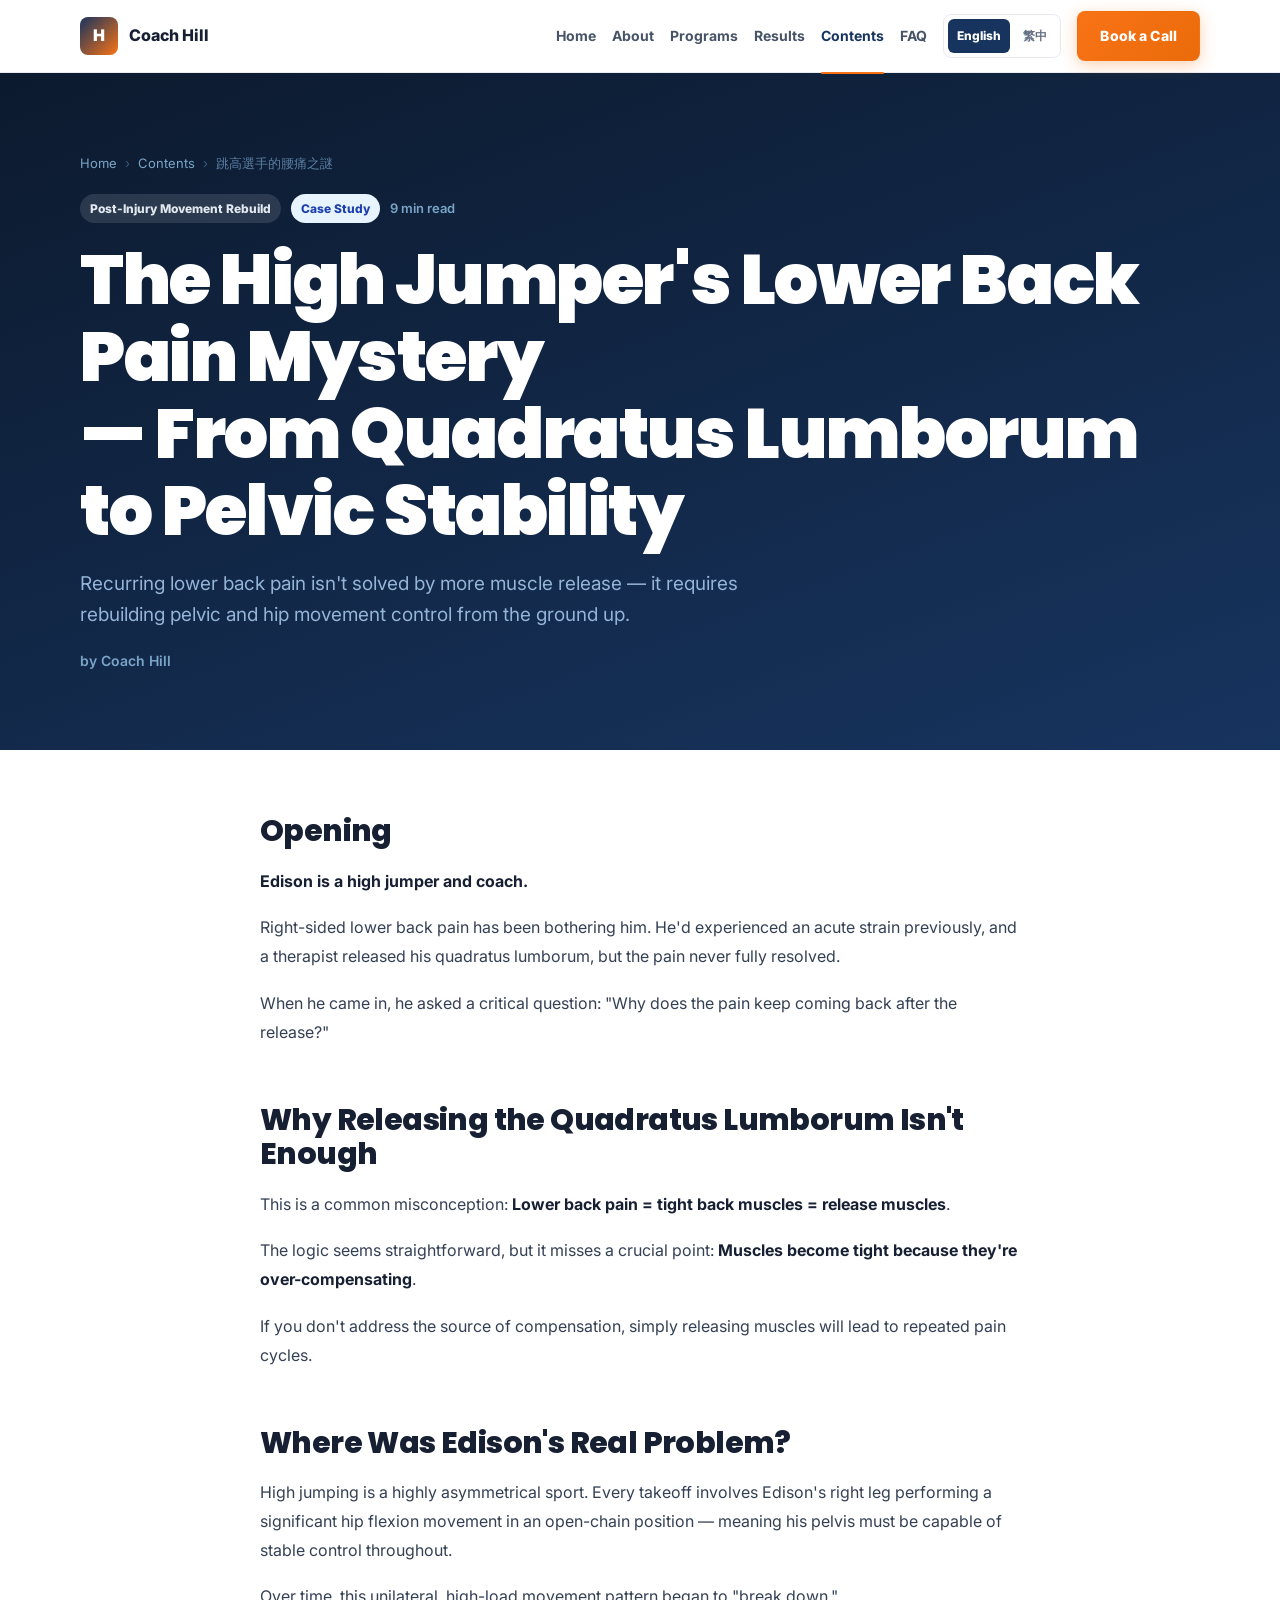
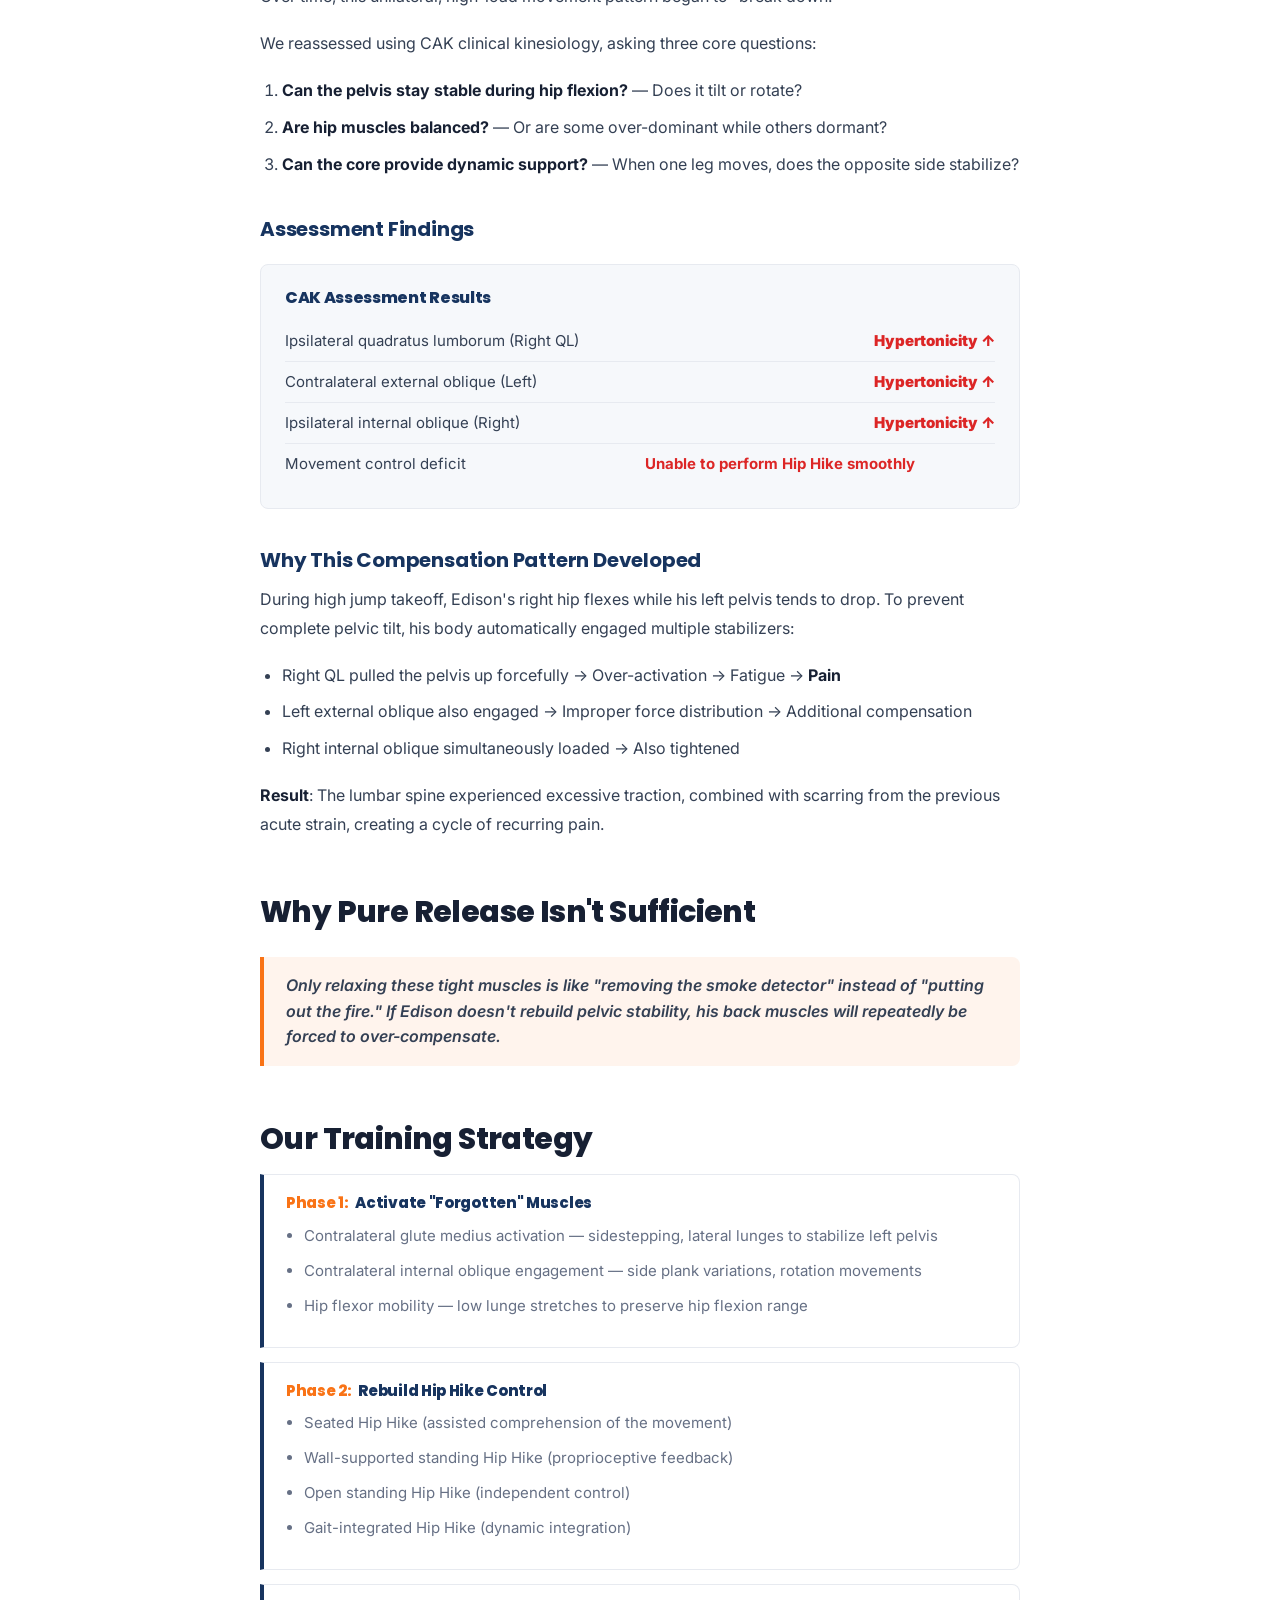
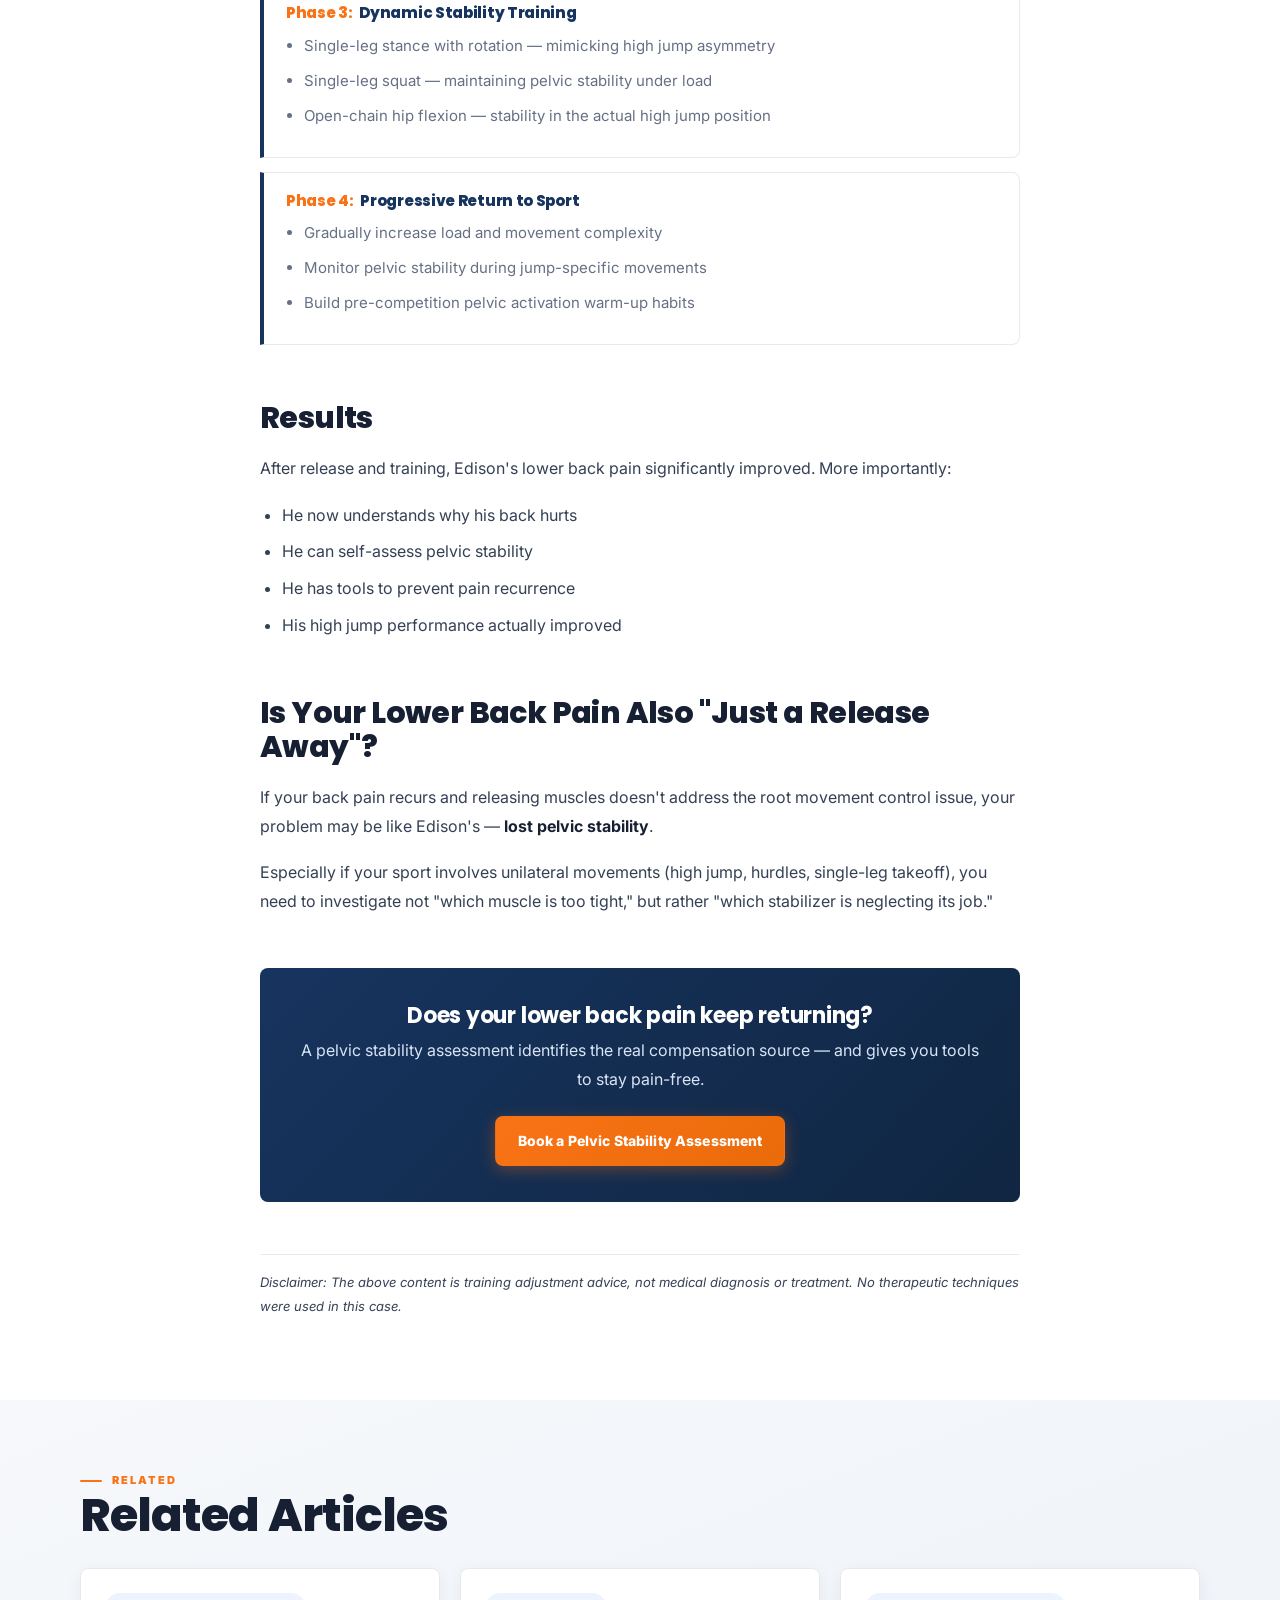
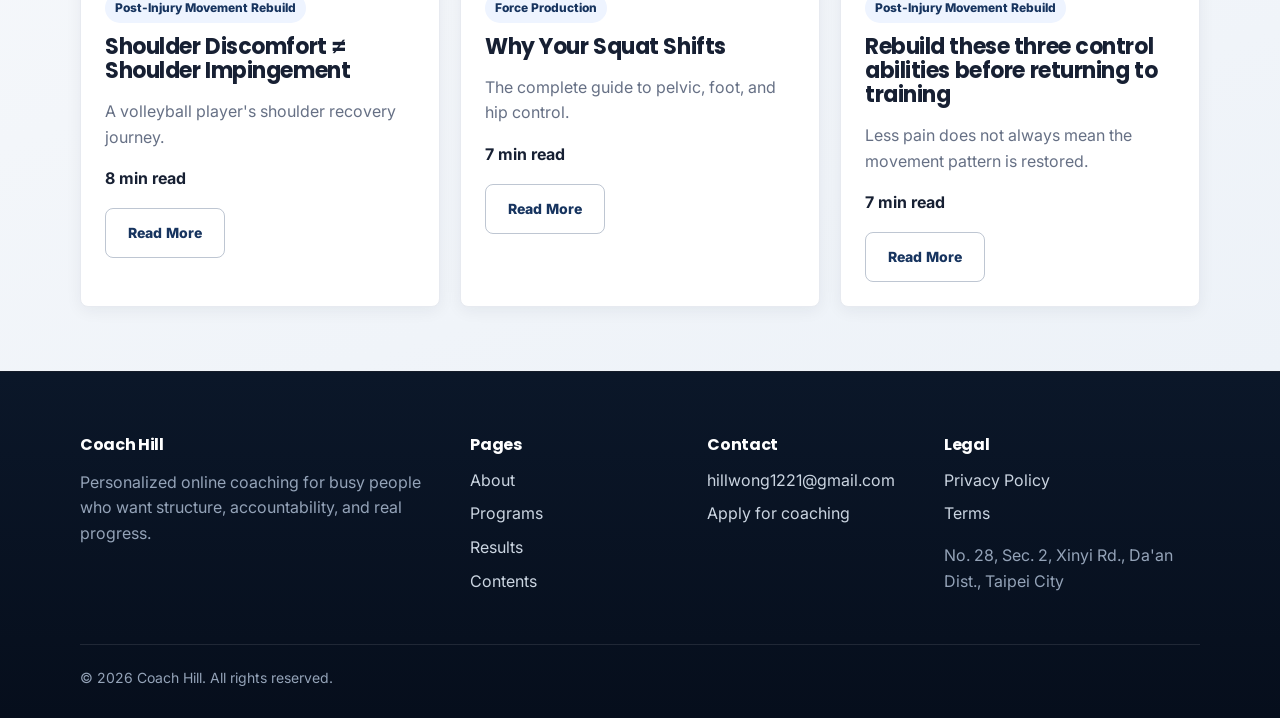
<file: article-highjump.html>
<!DOCTYPE html>
<html lang="zh-TW">
<head>
  <meta charset="UTF-8">
  <meta name="viewport" content="width=device-width, initial-scale=1.0">
  <title>跳高選手的腰痛之謎 | Coach Hill</title>
  <meta name="description" content="腰痛反覆發生的根源不是腰方肌太緊，而是骨盆穩定性丟失。從跳高選手的案例看如何從根本重建髖關節穩定性。">
  <link rel="preconnect" href="https://fonts.googleapis.com">
  <link rel="preconnect" href="https://fonts.gstatic.com" crossorigin>
  <link href="https://fonts.googleapis.com/css2?family=Inter:wght@400;500;600;700;800;900&family=Poppins:wght@600;700;800;900&display=swap" rel="stylesheet">
  <link rel="stylesheet" href="styles.css">
</head>
<body>
  <header class="site-header">
    <div class="container nav">
      <a class="brand" href="index.html"><span class="brand-mark">H</span><span>Coach Hill</span></a>
      <button class="menu-toggle" data-menu-toggle aria-label="Open menu">☰</button>
      <nav class="nav-links" data-nav-links>
        <a href="index.html">Home</a>
        <a href="about.html">About</a>
        <a href="programs.html">Programs</a>
        <a href="results.html">Results</a>
        <div class="content-nav">
          <a href="resources.html">Contents</a>
          <div class="content-dropdown">
            <div class="content-dropdown-inner">
              <div>
                <h4>Blog</h4>
                <a href="resources.html">All articles</a>
                <a href="resources.html#performance">運動表現</a>
                <a href="resources.html#force">發力調整</a>
                <a href="resources.html#rebuild">傷後重建動作模式</a>
                <a href="resources.html#other">其他</a>
              </div>
            </div>
          </div>
        </div>
        <a href="faq.html">FAQ</a>
        <a class="btn btn-primary" href="contact.html">Book a Call</a>
      </nav>
    </div>
  </header>

  <main>
    <!-- Hero -->
    <section class="article-hero">
      <div class="container">
        <nav class="breadcrumb" aria-label="Breadcrumb">
          <a href="index.html">Home</a>
          <span class="sep">›</span>
          <a href="resources.html">Contents</a>
          <span class="sep">›</span>
          <span>跳高選手的腰痛之謎</span>
        </nav>
        <div class="article-meta">
          <span class="tag">傷後重建動作模式</span>
          <span class="tag" style="background:#e8f4fd;color:#1e40af;">Case Study</span>
          <span class="article-read-time">9 min read</span>
        </div>
        <div class="lang-zh">
          <h1>跳高選手的腰痛之謎<br>— 從腰方肌到骨盆穩定性的完整案例</h1>
          <p class="lead">腰痛反覆出現，不是因為腰方肌需要更多放鬆，而是因為骨盆與髖關節的動作控制出現了問題。</p>
        </div>
        <div class="lang-en">
          <h1>The High Jumper's Lower Back Pain Mystery<br>— From Quadratus Lumborum to Pelvic Stability</h1>
          <p class="lead">Recurring lower back pain isn't solved by more muscle release — it requires rebuilding pelvic and hip movement control from the ground up.</p>
        </div>
        <p style="color:#7aa5c8;font-size:14px;margin-top:16px;font-weight:600;">by Coach Hill</p>
      </div>
    </section>

    <!-- Article body -->
    <section class="article-section">
      <div class="container">
        <div class="article-body">

          <!-- CHINESE VERSION -->
          <div class="lang-zh">
            <h2>引子</h2>
            <p><strong>Edison 是一位跳高選手兼教練。</strong></p>
            <p>右腰痛已經困擾他一段時間。之前有過急性拉傷，治療師放鬆過腰方肌，但疼痛卻始終沒有完全消失。</p>
            <p>他來找我時問了一個關鍵問題：「為什麼上次放鬆後還是會痛？」</p>

            <h2>為什麼只放鬆腰方肌不夠？</h2>
            <p>這是一個很常見的誤解：<strong>腰痛 = 腰肌緊張 = 放鬆腰肌</strong>。</p>
            <p>看起來邏輯簡單，但實際上忽略了一個重點：<strong>肌肉之所以會緊張，通常是因為它在過度代償</strong>。</p>
            <p>如果你不解決代償的根源，只放鬆肌肉，痛點就會反覆出現。</p>

            <h2>Edison 的真正問題在哪裡？</h2>
            <p>跳高是一項高度不對稱的運動。每次起跳時，Edison 的右腳做出大幅髖屈動作（open-chain position），這表示他的骨盆必須能夠穩定地承受這個動作。</p>
            <p>長期下來，這種單側、高負荷的動作模式開始「崩壞」。</p>
            <p>我們用 CAK 臨床肌動學重新評估，問了三個核心問題：</p>
            <ol>
              <li><strong>骨盆在髖屈時能穩定嗎？</strong> — 骨盆會不會傾斜或旋轉？</li>
              <li><strong>髖部肌肉有沒有均衡發力？</strong> — 還是某些肌肉過度活躍，其他肌肉睡著了？</li>
              <li><strong>核心能否動態支撐？</strong> — 當單邊做動作時，對側肌肉有沒有跟上？</li>
            </ol>

            <h3>檢測結果</h3>
            <div class="finding-box">
              <h4>CAK 評估發現</h4>
              <div class="finding-item"><span class="finding-label">同側腰方肌（Right QL）張力</span><span class="finding-up">異常偏高 ↑</span></div>
              <div class="finding-item"><span class="finding-label">對側腹外斜肌（Left external oblique）</span><span class="finding-up">張力異常偏高 ↑</span></div>
              <div class="finding-item"><span class="finding-label">同側腹內斜肌（Right internal oblique）</span><span class="finding-up">張力異常偏高 ↑</span></div>
              <div class="finding-item"><span class="finding-label">核心動作控制</span><span class="finding-label" style="color:#dc2626;font-weight:700;">無法順利執行 Hip Hike（骨盆提起）動作</span></div>
            </div>

            <h3>為什麼會出現這個模式？</h3>
            <p>跳高時，Edison 的右腳做髖屈，左側骨盆傾向於下沉。為了防止骨盆完全傾斜，他的身體自動啟動了多條穩定肌：</p>
            <ul>
              <li>右腰方肌拚命上拉骨盆 → 過度活躍 → 容易疲勞 → <strong>疼痛</strong></li>
              <li>左側腹外斜肌也加入支撐 → 但發力不當 → 創造了額外的代償</li>
              <li>右側腹內斜肌同時被拉扯 → 也跟著收緊</li>
            </ul>
            <p><strong>結果</strong>：整個腰椎段被過度牽引，加上之前的急性拉傷留下的疤痕組織，疼痛就成了反覆的問題。</p>

            <h2>為什麼光放鬆不行？</h2>
            <blockquote>單純放鬆這些緊張的肌肉就像「拆除煙霧偵測器」而不是「滅火」。如果 Edison 不重建他的骨盆穩定性，腰肌就會一次又一次地被迫過度代償。</blockquote>

            <h2>訓練策略</h2>
            <div class="phase-list">
              <div class="phase-card">
                <h4><span class="phase-label">第 1 階段：</span>啟動被「遺忘」的肌肉</h4>
                <ul>
                  <li>對側臀中肌激活 — 側向行走、側向跨步，穩定左側骨盆</li>
                  <li>對側腹內斜肌喚醒 — 側棒式變化、轉身動作</li>
                  <li>髖屈肌靈活性 — 低位弓步伸展，為髖屈活動度預留空間</li>
                </ul>
              </div>
              <div class="phase-card">
                <h4><span class="phase-label">第 2 階段：</span>重建 Hip Hike（骨盆提起）控制</h4>
                <ul>
                  <li>坐姿 Hip Hike（輔助理解動作模式）</li>
                  <li>站姿扶牆 Hip Hike（建立本體感覺）</li>
                  <li>站姿開放 Hip Hike（獨立控制）</li>
                  <li>行走中的 Hip Hike（動態整合）</li>
                </ul>
              </div>
              <div class="phase-card">
                <h4><span class="phase-label">第 3 階段：</span>動態穩定性訓練</h4>
                <ul>
                  <li>單腳站立轉身 — 模擬跳高的不對稱動作</li>
                  <li>單腳蹲 — 在不穩定時維持骨盆穩定</li>
                  <li>開放鏈髖屈 — 在跳高的實際位置練習穩定性</li>
                </ul>
              </div>
              <div class="phase-card">
                <h4><span class="phase-label">第 4 階段：</span>漸進返回專項訓練</h4>
                <ul>
                  <li>逐步增加負荷和動作複雜度</li>
                  <li>在跳高動作中監測骨盆穩定性</li>
                  <li>建立賽前熱身中的骨盆啟動習慣</li>
                </ul>
              </div>
            </div>

            <h2>結果</h2>
            <p>經過放鬆加訓練，Edison 的腰痛大幅改善。更重要的是：</p>
            <ul>
              <li>他現在知道為什麼腰會痛</li>
              <li>他能夠自我檢測骨盆穩定性</li>
              <li>他有工具可以預防疼痛復發</li>
              <li>他的跳高表現反而進步了</li>
            </ul>

            <h2>你的腰痛也是「放鬆就會好」嗎？</h2>
            <p>如果你的腰痛反覆發生，只放鬆肌肉卻沒有改善根本的動作控制問題，那麼問題可能和 Edison 一樣 — <strong>骨盆穩定性丟失</strong>。</p>
            <p>特別是如果你的運動項目涉及單側動作（跳高、跨欄、單腿起跳等），你更需要檢視的不是「哪條肌肉太緊」，而是「哪一側的穩定肌在偷懶」。</p>

            <div class="article-cta">
              <h3>你的腰痛也反覆出現嗎？</h3>
              <p>透過骨盆穩定性評估，找出你的代償根源，從根本解決問題。</p>
              <a class="btn btn-primary" href="contact.html">預約骨盆穩定性評估</a>
            </div>

            <p class="disclaimer">免責聲明：以上內容為調整訓練建議，非醫療診斷或治療。本案例未使用任何治療性質的手法。</p>
          </div>

          <!-- ENGLISH VERSION -->
          <div class="lang-en">
            <h2>Opening</h2>
            <p><strong>Edison is a high jumper and coach.</strong></p>
            <p>Right-sided lower back pain has been bothering him. He'd experienced an acute strain previously, and a therapist released his quadratus lumborum, but the pain never fully resolved.</p>
            <p>When he came in, he asked a critical question: "Why does the pain keep coming back after the release?"</p>

            <h2>Why Releasing the Quadratus Lumborum Isn't Enough</h2>
            <p>This is a common misconception: <strong>Lower back pain = tight back muscles = release muscles</strong>.</p>
            <p>The logic seems straightforward, but it misses a crucial point: <strong>Muscles become tight because they're over-compensating</strong>.</p>
            <p>If you don't address the source of compensation, simply releasing muscles will lead to repeated pain cycles.</p>

            <h2>Where Was Edison's Real Problem?</h2>
            <p>High jumping is a highly asymmetrical sport. Every takeoff involves Edison's right leg performing a significant hip flexion movement in an open-chain position — meaning his pelvis must be capable of stable control throughout.</p>
            <p>Over time, this unilateral, high-load movement pattern began to "break down."</p>
            <p>We reassessed using CAK clinical kinesiology, asking three core questions:</p>
            <ol>
              <li><strong>Can the pelvis stay stable during hip flexion?</strong> — Does it tilt or rotate?</li>
              <li><strong>Are hip muscles balanced?</strong> — Or are some over-dominant while others dormant?</li>
              <li><strong>Can the core provide dynamic support?</strong> — When one leg moves, does the opposite side stabilize?</li>
            </ol>

            <h3>Assessment Findings</h3>
            <div class="finding-box">
              <h4>CAK Assessment Results</h4>
              <div class="finding-item"><span class="finding-label">Ipsilateral quadratus lumborum (Right QL)</span><span class="finding-up">Hypertonicity ↑</span></div>
              <div class="finding-item"><span class="finding-label">Contralateral external oblique (Left)</span><span class="finding-up">Hypertonicity ↑</span></div>
              <div class="finding-item"><span class="finding-label">Ipsilateral internal oblique (Right)</span><span class="finding-up">Hypertonicity ↑</span></div>
              <div class="finding-item"><span class="finding-label">Movement control deficit</span><span class="finding-label" style="color:#dc2626;font-weight:700;">Unable to perform Hip Hike smoothly</span></div>
            </div>

            <h3>Why This Compensation Pattern Developed</h3>
            <p>During high jump takeoff, Edison's right hip flexes while his left pelvis tends to drop. To prevent complete pelvic tilt, his body automatically engaged multiple stabilizers:</p>
            <ul>
              <li>Right QL pulled the pelvis up forcefully → Over-activation → Fatigue → <strong>Pain</strong></li>
              <li>Left external oblique also engaged → Improper force distribution → Additional compensation</li>
              <li>Right internal oblique simultaneously loaded → Also tightened</li>
            </ul>
            <p><strong>Result</strong>: The lumbar spine experienced excessive traction, combined with scarring from the previous acute strain, creating a cycle of recurring pain.</p>

            <h2>Why Pure Release Isn't Sufficient</h2>
            <blockquote>Only relaxing these tight muscles is like "removing the smoke detector" instead of "putting out the fire." If Edison doesn't rebuild pelvic stability, his back muscles will repeatedly be forced to over-compensate.</blockquote>

            <h2>Our Training Strategy</h2>
            <div class="phase-list">
              <div class="phase-card">
                <h4><span class="phase-label">Phase 1: </span>Activate "Forgotten" Muscles</h4>
                <ul>
                  <li>Contralateral glute medius activation — sidestepping, lateral lunges to stabilize left pelvis</li>
                  <li>Contralateral internal oblique engagement — side plank variations, rotation movements</li>
                  <li>Hip flexor mobility — low lunge stretches to preserve hip flexion range</li>
                </ul>
              </div>
              <div class="phase-card">
                <h4><span class="phase-label">Phase 2: </span>Rebuild Hip Hike Control</h4>
                <ul>
                  <li>Seated Hip Hike (assisted comprehension of the movement)</li>
                  <li>Wall-supported standing Hip Hike (proprioceptive feedback)</li>
                  <li>Open standing Hip Hike (independent control)</li>
                  <li>Gait-integrated Hip Hike (dynamic integration)</li>
                </ul>
              </div>
              <div class="phase-card">
                <h4><span class="phase-label">Phase 3: </span>Dynamic Stability Training</h4>
                <ul>
                  <li>Single-leg stance with rotation — mimicking high jump asymmetry</li>
                  <li>Single-leg squat — maintaining pelvic stability under load</li>
                  <li>Open-chain hip flexion — stability in the actual high jump position</li>
                </ul>
              </div>
              <div class="phase-card">
                <h4><span class="phase-label">Phase 4: </span>Progressive Return to Sport</h4>
                <ul>
                  <li>Gradually increase load and movement complexity</li>
                  <li>Monitor pelvic stability during jump-specific movements</li>
                  <li>Build pre-competition pelvic activation warm-up habits</li>
                </ul>
              </div>
            </div>

            <h2>Results</h2>
            <p>After release and training, Edison's lower back pain significantly improved. More importantly:</p>
            <ul>
              <li>He now understands why his back hurts</li>
              <li>He can self-assess pelvic stability</li>
              <li>He has tools to prevent pain recurrence</li>
              <li>His high jump performance actually improved</li>
            </ul>

            <h2>Is Your Lower Back Pain Also "Just a Release Away"?</h2>
            <p>If your back pain recurs and releasing muscles doesn't address the root movement control issue, your problem may be like Edison's — <strong>lost pelvic stability</strong>.</p>
            <p>Especially if your sport involves unilateral movements (high jump, hurdles, single-leg takeoff), you need to investigate not "which muscle is too tight," but rather "which stabilizer is neglecting its job."</p>

            <div class="article-cta">
              <h3>Does your lower back pain keep returning?</h3>
              <p>A pelvic stability assessment identifies the real compensation source — and gives you tools to stay pain-free.</p>
              <a class="btn btn-primary" href="contact.html">Book a Pelvic Stability Assessment</a>
            </div>

            <p class="disclaimer">Disclaimer: The above content is training adjustment advice, not medical diagnosis or treatment. No therapeutic techniques were used in this case.</p>
          </div>

        </div>
      </div>
    </section>

    <!-- Related articles -->
    <section class="related-strip">
      <div class="container">
        <span class="eyebrow">Related</span>
        <h2 class="lang-zh">相關文章</h2>
        <h2 class="lang-en">Related Articles</h2>
        <div class="grid-3">
          <article class="blog-card">
            <span class="tag">傷後重建動作模式</span>
            <h3 class="lang-zh" style="margin-top:12px;">肩膀不舒服 ≠ 肩膀夾擠症</h3>
            <h3 class="lang-en" style="margin-top:12px;">Shoulder Discomfort ≠ Shoulder Impingement</h3>
            <p class="muted lang-zh">排球選手的肩膀功能恢復案例。</p>
            <p class="muted lang-en">A volleyball player's shoulder recovery journey.</p>
            <p><strong>8 min read</strong></p>
            <a class="btn btn-ghost" href="article-shoulder.html">
              <span class="lang-zh">閱讀更多</span><span class="lang-en">Read More</span>
            </a>
          </article>
          <article class="blog-card">
            <span class="tag">發力調整</span>
            <h3 class="lang-zh" style="margin-top:12px;">深蹲為什麼會歪斜？</h3>
            <h3 class="lang-en" style="margin-top:12px;">Why Your Squat Shifts</h3>
            <p class="muted lang-zh">骨盆、腳掌、髖控制的完整分析。</p>
            <p class="muted lang-en">The complete guide to pelvic, foot, and hip control.</p>
            <p><strong>7 min read</strong></p>
            <a class="btn btn-ghost" href="article-squat.html">
              <span class="lang-zh">閱讀更多</span><span class="lang-en">Read More</span>
            </a>
          </article>
          <article class="blog-card">
            <span class="tag">傷後重建動作模式</span>
            <h3 class="lang-zh" style="margin-top:12px;">傷後回到訓練前，先重建這三種控制能力</h3>
            <h3 class="lang-en" style="margin-top:12px;">Rebuild these three control abilities before returning to training</h3>
            <p class="muted lang-zh">疼痛降低不代表動作模式已經恢復，重建需要分層。</p>
            <p class="muted lang-en">Less pain does not always mean the movement pattern is restored.</p>
            <p><strong>7 min read</strong></p>
            <a class="btn btn-ghost" href="resources.html#rebuild">
              <span class="lang-zh">閱讀更多</span><span class="lang-en">Read More</span>
            </a>
          </article>
        </div>
      </div>
    </section>
  </main>

  <footer class="footer">
    <div class="container footer-grid">
      <div><h4>Coach Hill</h4><p>Personalized online coaching for busy people who want structure, accountability, and real progress.</p></div>
      <div><h4>Pages</h4><a href="about.html">About</a><a href="programs.html">Programs</a><a href="results.html">Results</a><a href="resources.html">Contents</a></div>
      <div><h4>Contact</h4><a href="mailto:hillwong1221@gmail.com">hillwong1221@gmail.com</a><a href="contact.html">Apply for coaching</a></div>
      <div><h4>Legal</h4><a href="#">Privacy Policy</a><a href="#">Terms</a><p>台北市大安區信義路二段28號</p></div>
    </div>
    <div class="container copyright">© 2026 Coach Hill. All rights reserved.</div>
  </footer>
  <script src="script.js"></script>
</body>
</html>
</file>
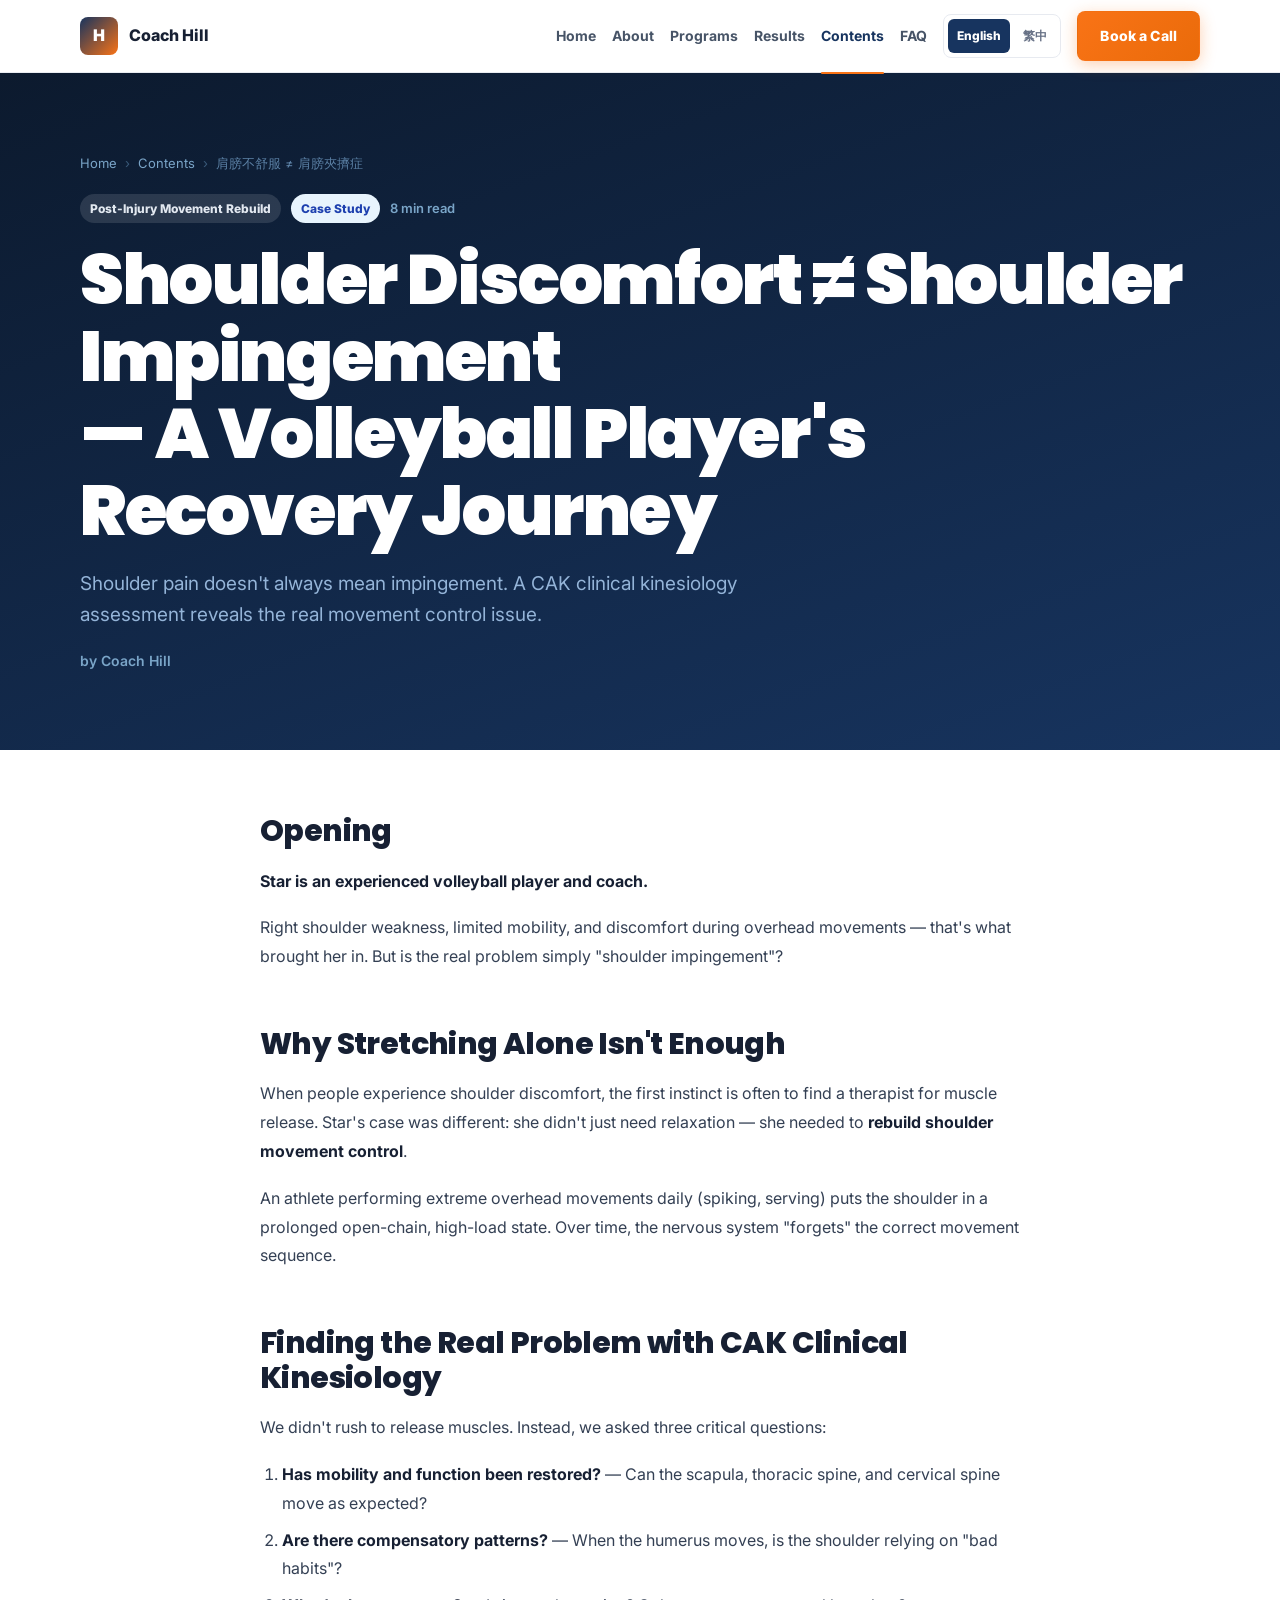
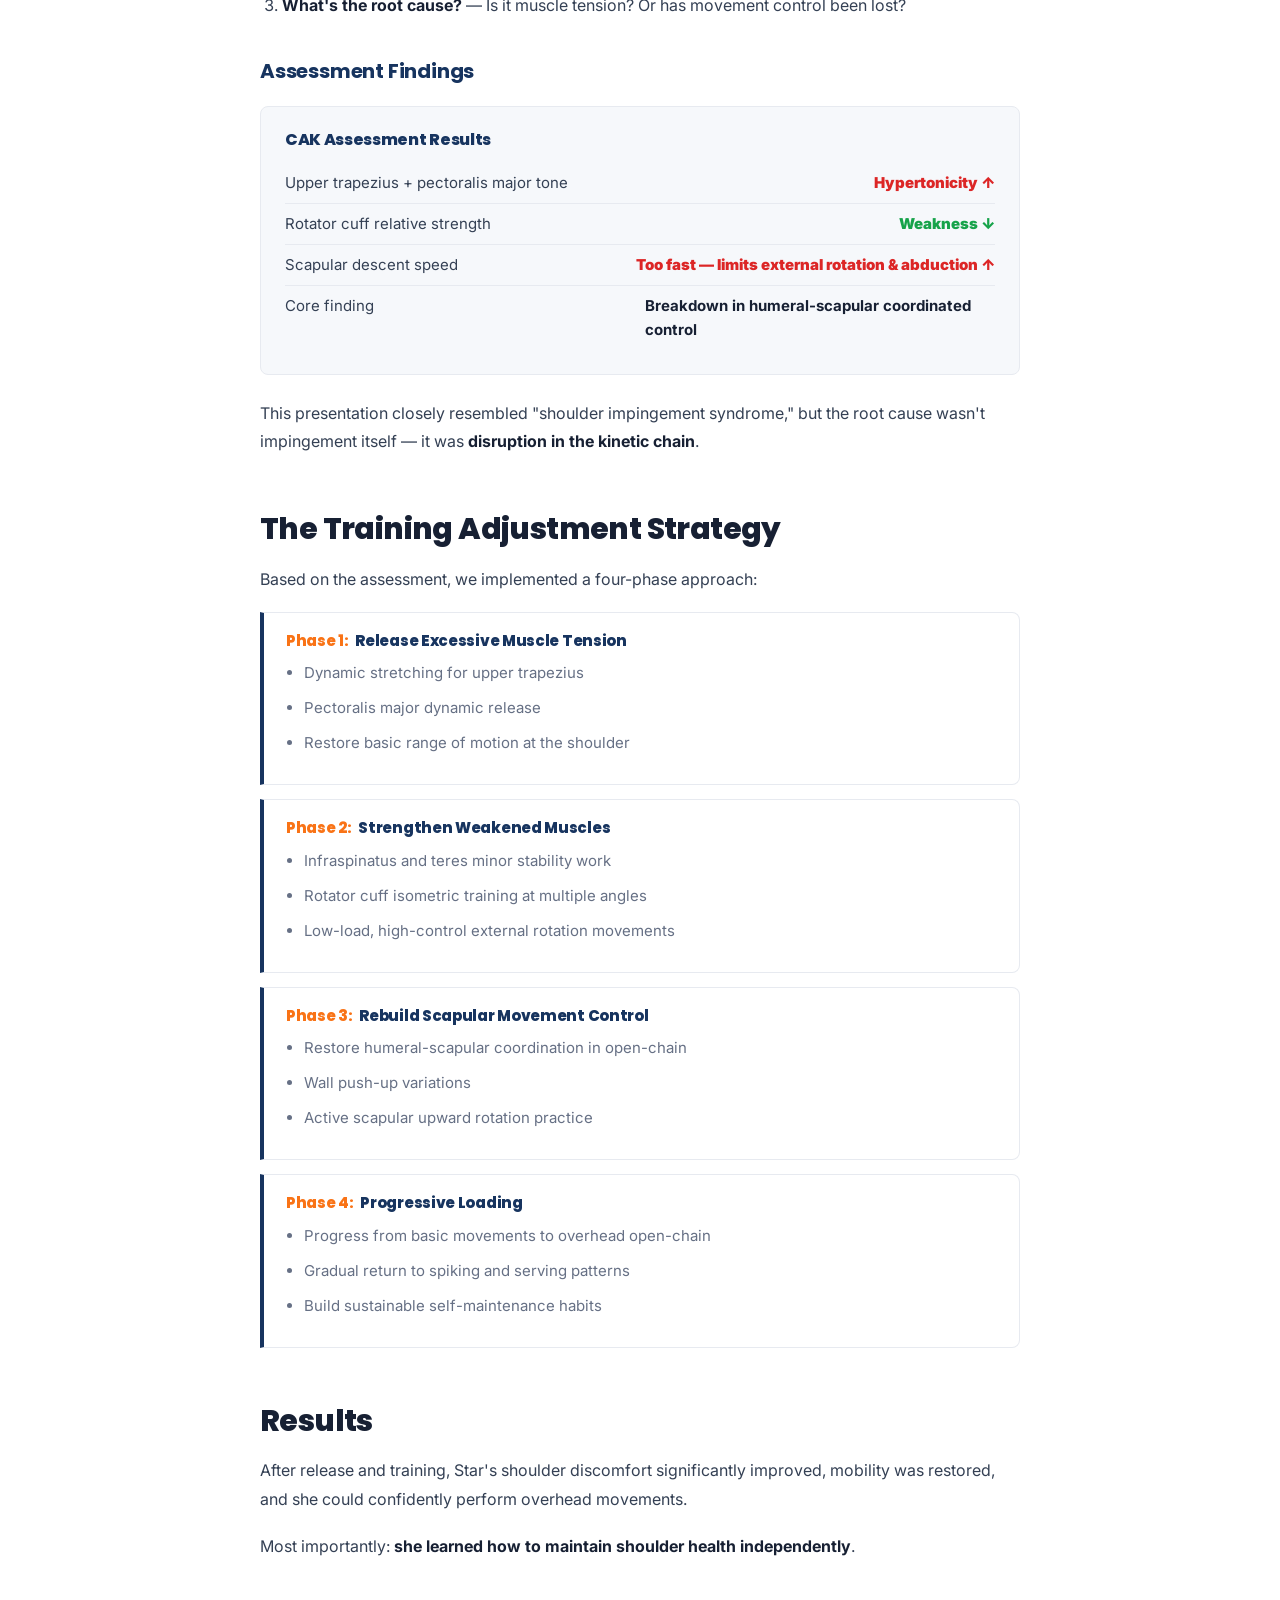
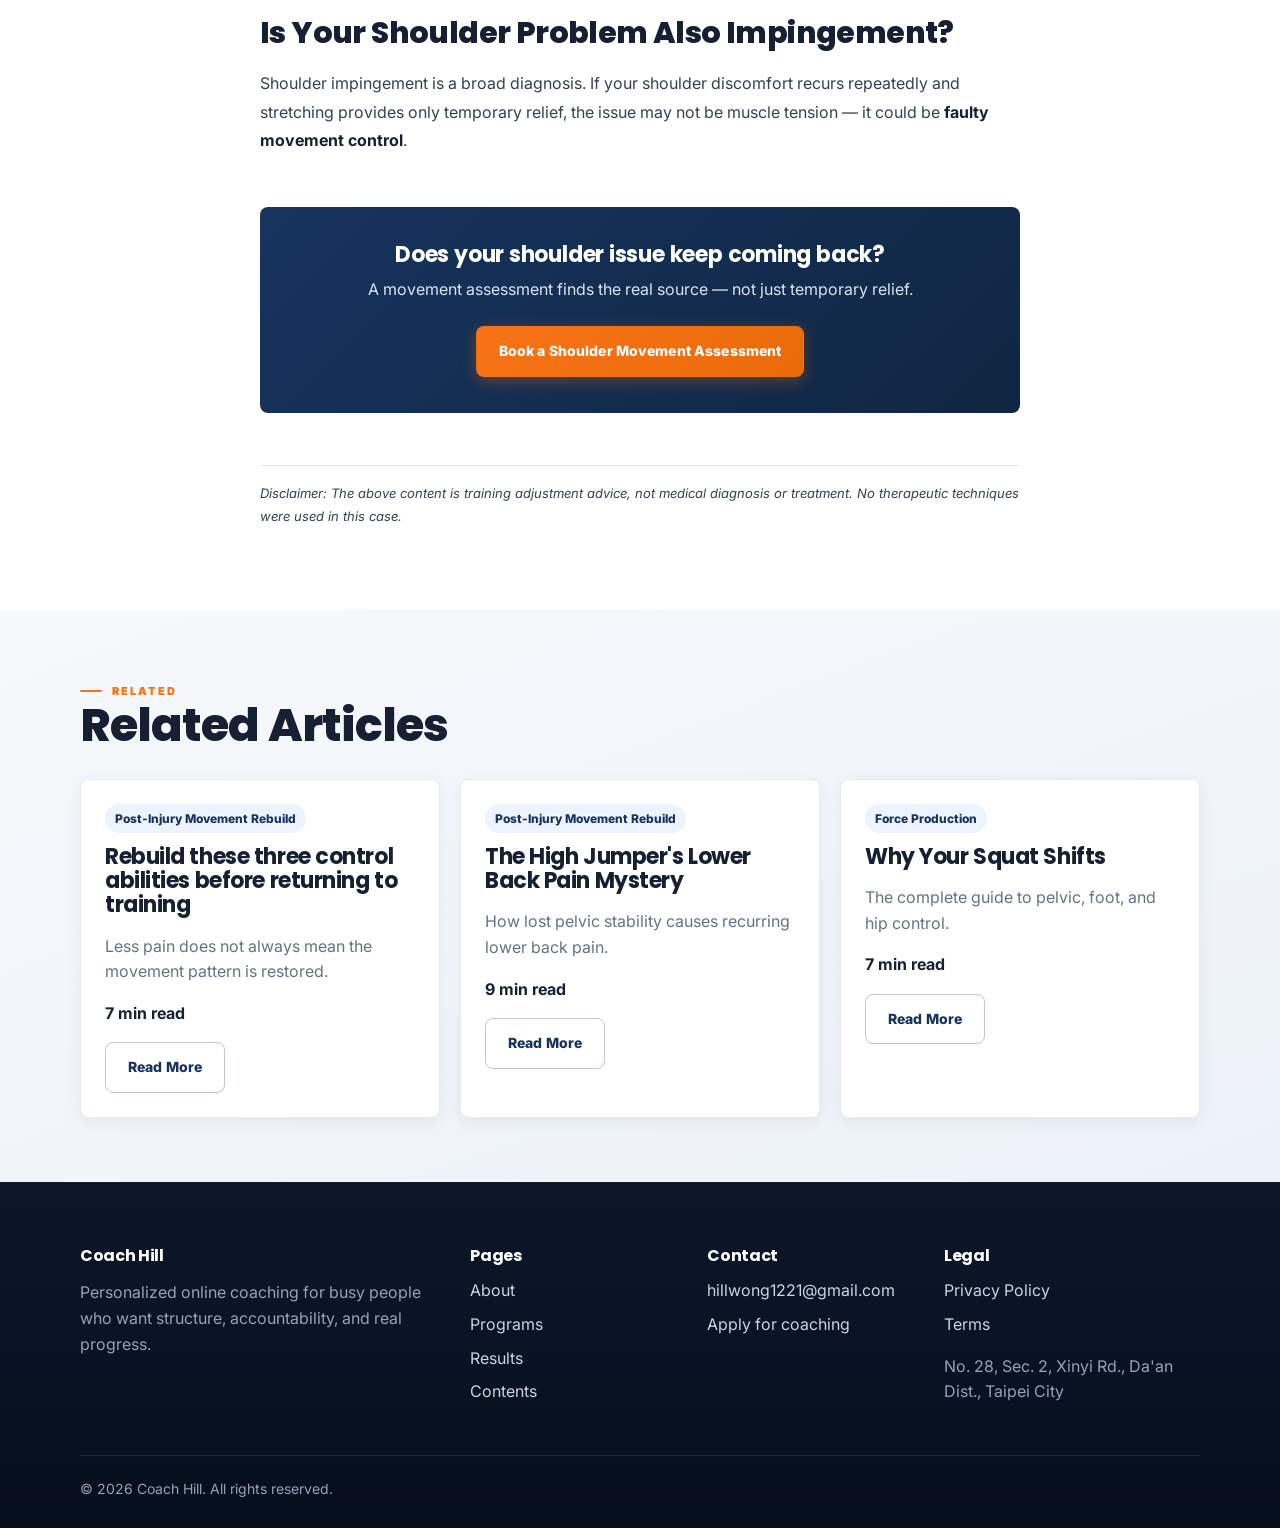
<file: article-shoulder.html>
<!DOCTYPE html>
<html lang="zh-TW">
<head>
  <meta charset="UTF-8">
  <meta name="viewport" content="width=device-width, initial-scale=1.0">
  <title>肩膀不舒服 ≠ 肩膀夾擠 | Coach Hill</title>
  <meta name="description" content="肩膀不適不一定是夾擠症。透過CAK評估找出真正的動作控制問題，從排球選手案例看肩膀功能恢復。">
  <link rel="preconnect" href="https://fonts.googleapis.com">
  <link rel="preconnect" href="https://fonts.gstatic.com" crossorigin>
  <link href="https://fonts.googleapis.com/css2?family=Inter:wght@400;500;600;700;800;900&family=Poppins:wght@600;700;800;900&display=swap" rel="stylesheet">
  <link rel="stylesheet" href="styles.css">
</head>
<body>
  <header class="site-header">
    <div class="container nav">
      <a class="brand" href="index.html"><span class="brand-mark">H</span><span>Coach Hill</span></a>
      <button class="menu-toggle" data-menu-toggle aria-label="Open menu">☰</button>
      <nav class="nav-links" data-nav-links>
        <a href="index.html">Home</a>
        <a href="about.html">About</a>
        <a href="programs.html">Programs</a>
        <a href="results.html">Results</a>
        <div class="content-nav">
          <a href="resources.html">Contents</a>
          <div class="content-dropdown">
            <div class="content-dropdown-inner">
              <div>
                <h4>Blog</h4>
                <a href="resources.html">All articles</a>
                <a href="resources.html#performance">運動表現</a>
                <a href="resources.html#force">發力調整</a>
                <a href="resources.html#rebuild">傷後重建動作模式</a>
                <a href="resources.html#other">其他</a>
              </div>
            </div>
          </div>
        </div>
        <a href="faq.html">FAQ</a>
        <a class="btn btn-primary" href="contact.html">Book a Call</a>
      </nav>
    </div>
  </header>

  <main>
    <!-- Hero -->
    <section class="article-hero">
      <div class="container">
        <nav class="breadcrumb" aria-label="Breadcrumb">
          <a href="index.html">Home</a>
          <span class="sep">›</span>
          <a href="resources.html">Contents</a>
          <span class="sep">›</span>
          <span>肩膀不舒服 ≠ 肩膀夾擠症</span>
        </nav>
        <div class="article-meta">
          <span class="tag">傷後重建動作模式</span>
          <span class="tag" style="background:#e8f4fd;color:#1e40af;">Case Study</span>
          <span class="article-read-time">8 min read</span>
        </div>
        <div class="lang-zh">
          <h1>肩膀不舒服 ≠ 肩膀夾擠症<br>— 從排球選手的案例看肩膀功能恢復</h1>
          <p class="lead">肩膀不適不一定是夾擠症。透過 CAK 臨床肌動學系統評估，找出動作控制的真正問題。</p>
        </div>
        <div class="lang-en">
          <h1>Shoulder Discomfort ≠ Shoulder Impingement<br>— A Volleyball Player's Recovery Journey</h1>
          <p class="lead">Shoulder pain doesn't always mean impingement. A CAK clinical kinesiology assessment reveals the real movement control issue.</p>
        </div>
        <p style="color:#7aa5c8;font-size:14px;margin-top:16px;font-weight:600;">by Coach Hill</p>
      </div>
    </section>

    <!-- Article body -->
    <section class="article-section">
      <div class="container">
        <div class="article-body">

          <!-- CHINESE VERSION -->
          <div class="lang-zh">
            <h2>引子</h2>
            <p><strong>Star 是一位資深排球選手與教練。</strong></p>
            <p>右肩無力、活動受限、做過頭動作時不適 — 這是她來診的主訴。但問題真的只是「肩膀夾擠」嗎？</p>

            <h2>為什麼只放鬆不夠？</h2>
            <p>很多人遇到肩膀不適，第一反應就是找治療師放鬆肌肉。但 Star 的情況不同：她不只需要放鬆，更需要<strong>重新建立肩膀的動作控制</strong>。</p>
            <p>一位運動員每天都在做極端的過頭動作（扣殺、上手發球），肩膀處於長期的開放鏈、高負荷狀態。時間久了，大腦就會「忘記」正確的動作順序。</p>

            <h2>用 CAK 臨床肌動學檢測找出真正的問題</h2>
            <p>我們沒有急著放鬆，而是問了三個關鍵問題：</p>
            <ol>
              <li><strong>活動度與功能有沒有恢復？</strong> — 肩胛、胸椎、頸椎是否能做出應有的動作？</li>
              <li><strong>是否有隨伴代償？</strong> — 當肱骨移動時，肩膀有沒有用「壞習慣」代償？</li>
              <li><strong>為什麼會這樣？</strong> — 是肌肉張力問題？還是動作控制丟失了？</li>
            </ol>

            <h3>檢測結果</h3>
            <div class="finding-box">
              <h4>CAK 評估發現</h4>
              <div class="finding-item"><span class="finding-label">上斜方肌 + 胸肌張力</span><span class="finding-up">異常偏高 ↑</span></div>
              <div class="finding-item"><span class="finding-label">旋轉肌群相對力量</span><span class="finding-down">偏弱 ↓</span></div>
              <div class="finding-item"><span class="finding-label">肩胛骨下轉速度</span><span class="finding-up">過快，限制肩外旋及外展 ↑</span></div>
              <div class="finding-item"><span class="finding-label">核心問題</span><span class="finding-label" style="color:var(--ink);font-weight:700;">肱骨與肩胛骨連動控制障礙</span></div>
            </div>
            <p>這個情況非常接近「肩夾擠症候群」的表現，但根源不在夾擠本身，而在於<strong>動作鏈的失序</strong>。</p>

            <h2>訓練調整的邏輯</h2>
            <p>針對檢測結果，我們設計了以下四個階段：</p>
            <div class="phase-list">
              <div class="phase-card">
                <h4><span class="phase-label">第 1 階段：</span>放鬆過度張力肌肉</h4>
                <ul>
                  <li>上斜方肌的動態伸展</li>
                  <li>胸肌的動態放鬆</li>
                  <li>建立肩關節的基本活動空間</li>
                </ul>
              </div>
              <div class="phase-card">
                <h4><span class="phase-label">第 2 階段：</span>強化弱化肌群</h4>
                <ul>
                  <li>棘下肌、小圓肌的穩定性訓練</li>
                  <li>旋轉肌群在各角度的等長訓練</li>
                  <li>低負荷、高控制的外旋動作</li>
                </ul>
              </div>
              <div class="phase-card">
                <h4><span class="phase-label">第 3 階段：</span>重建肩胛動作控制</h4>
                <ul>
                  <li>開放鏈位置恢復肱骨與肩胛的協調</li>
                  <li>牆壁俯臥撐變化訓練</li>
                  <li>肩胛骨上轉的主動控制練習</li>
                </ul>
              </div>
              <div class="phase-card">
                <h4><span class="phase-label">第 4 階段：</span>漸進式負荷</h4>
                <ul>
                  <li>從基本動作回到開鏈高位動作</li>
                  <li>逐步恢復扣殺、上手發球等專項動作</li>
                  <li>建立自我維持的訓練習慣</li>
                </ul>
              </div>
            </div>

            <h2>結果</h2>
            <p>放鬆加訓練後，Star 的肩膀不適大幅改善，活動度恢復，能夠安心執行過頭動作。</p>
            <p>最重要的是：<strong>她學會了如何自我維持肩膀的健康狀態</strong>。</p>

            <h2>你的肩膀問題也是夾擠嗎？</h2>
            <p>肩夾擠是一個籠統的診斷。如果你的肩膀不適反覆出現，放鬆也只是短期緩解，那麼問題可能不在肌肉本身，而在動作控制。</p>

            <div class="article-cta">
              <h3>你的肩膀問題也反覆出現嗎？</h3>
              <p>透過動作評估，找出你的肩膀問題的根本原因，而不只是暫時緩解。</p>
              <a class="btn btn-primary" href="contact.html">預約肩膀功能評估</a>
            </div>

            <p class="disclaimer">免責聲明：以上內容為調整訓練建議，非醫療診斷或治療。本案例未使用任何治療性質的手法。</p>
          </div>

          <!-- ENGLISH VERSION -->
          <div class="lang-en">
            <h2>Opening</h2>
            <p><strong>Star is an experienced volleyball player and coach.</strong></p>
            <p>Right shoulder weakness, limited mobility, and discomfort during overhead movements — that's what brought her in. But is the real problem simply "shoulder impingement"?</p>

            <h2>Why Stretching Alone Isn't Enough</h2>
            <p>When people experience shoulder discomfort, the first instinct is often to find a therapist for muscle release. Star's case was different: she didn't just need relaxation — she needed to <strong>rebuild shoulder movement control</strong>.</p>
            <p>An athlete performing extreme overhead movements daily (spiking, serving) puts the shoulder in a prolonged open-chain, high-load state. Over time, the nervous system "forgets" the correct movement sequence.</p>

            <h2>Finding the Real Problem with CAK Clinical Kinesiology</h2>
            <p>We didn't rush to release muscles. Instead, we asked three critical questions:</p>
            <ol>
              <li><strong>Has mobility and function been restored?</strong> — Can the scapula, thoracic spine, and cervical spine move as expected?</li>
              <li><strong>Are there compensatory patterns?</strong> — When the humerus moves, is the shoulder relying on "bad habits"?</li>
              <li><strong>What's the root cause?</strong> — Is it muscle tension? Or has movement control been lost?</li>
            </ol>

            <h3>Assessment Findings</h3>
            <div class="finding-box">
              <h4>CAK Assessment Results</h4>
              <div class="finding-item"><span class="finding-label">Upper trapezius + pectoralis major tone</span><span class="finding-up">Hypertonicity ↑</span></div>
              <div class="finding-item"><span class="finding-label">Rotator cuff relative strength</span><span class="finding-down">Weakness ↓</span></div>
              <div class="finding-item"><span class="finding-label">Scapular descent speed</span><span class="finding-up">Too fast — limits external rotation & abduction ↑</span></div>
              <div class="finding-item"><span class="finding-label">Core finding</span><span class="finding-label" style="color:var(--ink);font-weight:700;">Breakdown in humeral-scapular coordinated control</span></div>
            </div>
            <p>This presentation closely resembled "shoulder impingement syndrome," but the root cause wasn't impingement itself — it was <strong>disruption in the kinetic chain</strong>.</p>

            <h2>The Training Adjustment Strategy</h2>
            <p>Based on the assessment, we implemented a four-phase approach:</p>
            <div class="phase-list">
              <div class="phase-card">
                <h4><span class="phase-label">Phase 1: </span>Release Excessive Muscle Tension</h4>
                <ul>
                  <li>Dynamic stretching for upper trapezius</li>
                  <li>Pectoralis major dynamic release</li>
                  <li>Restore basic range of motion at the shoulder</li>
                </ul>
              </div>
              <div class="phase-card">
                <h4><span class="phase-label">Phase 2: </span>Strengthen Weakened Muscles</h4>
                <ul>
                  <li>Infraspinatus and teres minor stability work</li>
                  <li>Rotator cuff isometric training at multiple angles</li>
                  <li>Low-load, high-control external rotation movements</li>
                </ul>
              </div>
              <div class="phase-card">
                <h4><span class="phase-label">Phase 3: </span>Rebuild Scapular Movement Control</h4>
                <ul>
                  <li>Restore humeral-scapular coordination in open-chain</li>
                  <li>Wall push-up variations</li>
                  <li>Active scapular upward rotation practice</li>
                </ul>
              </div>
              <div class="phase-card">
                <h4><span class="phase-label">Phase 4: </span>Progressive Loading</h4>
                <ul>
                  <li>Progress from basic movements to overhead open-chain</li>
                  <li>Gradual return to spiking and serving patterns</li>
                  <li>Build sustainable self-maintenance habits</li>
                </ul>
              </div>
            </div>

            <h2>Results</h2>
            <p>After release and training, Star's shoulder discomfort significantly improved, mobility was restored, and she could confidently perform overhead movements.</p>
            <p>Most importantly: <strong>she learned how to maintain shoulder health independently</strong>.</p>

            <h2>Is Your Shoulder Problem Also Impingement?</h2>
            <p>Shoulder impingement is a broad diagnosis. If your shoulder discomfort recurs repeatedly and stretching provides only temporary relief, the issue may not be muscle tension — it could be <strong>faulty movement control</strong>.</p>

            <div class="article-cta">
              <h3>Does your shoulder issue keep coming back?</h3>
              <p>A movement assessment finds the real source — not just temporary relief.</p>
              <a class="btn btn-primary" href="contact.html">Book a Shoulder Movement Assessment</a>
            </div>

            <p class="disclaimer">Disclaimer: The above content is training adjustment advice, not medical diagnosis or treatment. No therapeutic techniques were used in this case.</p>
          </div>

        </div>
      </div>
    </section>

    <!-- Related articles -->
    <section class="related-strip">
      <div class="container">
        <span class="eyebrow">Related</span>
        <h2 class="lang-zh">相關文章</h2>
        <h2 class="lang-en">Related Articles</h2>
        <div class="grid-3">
          <article class="blog-card">
            <span class="tag">傷後重建動作模式</span>
            <h3 class="lang-zh" style="margin-top:12px;">傷後回到訓練前，先重建這三種控制能力</h3>
            <h3 class="lang-en" style="margin-top:12px;">Rebuild these three control abilities before returning to training</h3>
            <p class="muted lang-zh">疼痛降低不代表動作模式已經恢復，重建需要分層。</p>
            <p class="muted lang-en">Less pain does not always mean the movement pattern is restored.</p>
            <p><strong>7 min read</strong></p>
            <a class="btn btn-ghost" href="resources.html#rebuild">
              <span class="lang-zh">閱讀更多</span>
              <span class="lang-en">Read More</span>
            </a>
          </article>
          <article class="blog-card">
            <span class="tag">傷後重建動作模式</span>
            <h3 class="lang-zh" style="margin-top:12px;">跳高選手的腰痛之謎</h3>
            <h3 class="lang-en" style="margin-top:12px;">The High Jumper's Lower Back Pain Mystery</h3>
            <p class="muted lang-zh">骨盆穩定性丟失如何導致反覆的腰痛問題。</p>
            <p class="muted lang-en">How lost pelvic stability causes recurring lower back pain.</p>
            <p><strong>9 min read</strong></p>
            <a class="btn btn-ghost" href="article-highjump.html">
              <span class="lang-zh">閱讀更多</span>
              <span class="lang-en">Read More</span>
            </a>
          </article>
          <article class="blog-card">
            <span class="tag">發力調整</span>
            <h3 class="lang-zh" style="margin-top:12px;">深蹲為什麼會歪斜？</h3>
            <h3 class="lang-en" style="margin-top:12px;">Why Your Squat Shifts</h3>
            <p class="muted lang-zh">骨盆、腳掌、髖控制的完整分析。</p>
            <p class="muted lang-en">The complete guide to pelvic, foot, and hip control.</p>
            <p><strong>7 min read</strong></p>
            <a class="btn btn-ghost" href="article-squat.html">
              <span class="lang-zh">閱讀更多</span>
              <span class="lang-en">Read More</span>
            </a>
          </article>
        </div>
      </div>
    </section>
  </main>

  <footer class="footer">
    <div class="container footer-grid">
      <div><h4>Coach Hill</h4><p>Personalized online coaching for busy people who want structure, accountability, and real progress.</p></div>
      <div><h4>Pages</h4><a href="about.html">About</a><a href="programs.html">Programs</a><a href="results.html">Results</a><a href="resources.html">Contents</a></div>
      <div><h4>Contact</h4><a href="mailto:hillwong1221@gmail.com">hillwong1221@gmail.com</a><a href="contact.html">Apply for coaching</a></div>
      <div><h4>Legal</h4><a href="#">Privacy Policy</a><a href="#">Terms</a><p>台北市大安區信義路二段28號</p></div>
    </div>
    <div class="container copyright">© 2026 Coach Hill. All rights reserved.</div>
  </footer>
  <script src="script.js"></script>
</body>
</html>
</file>
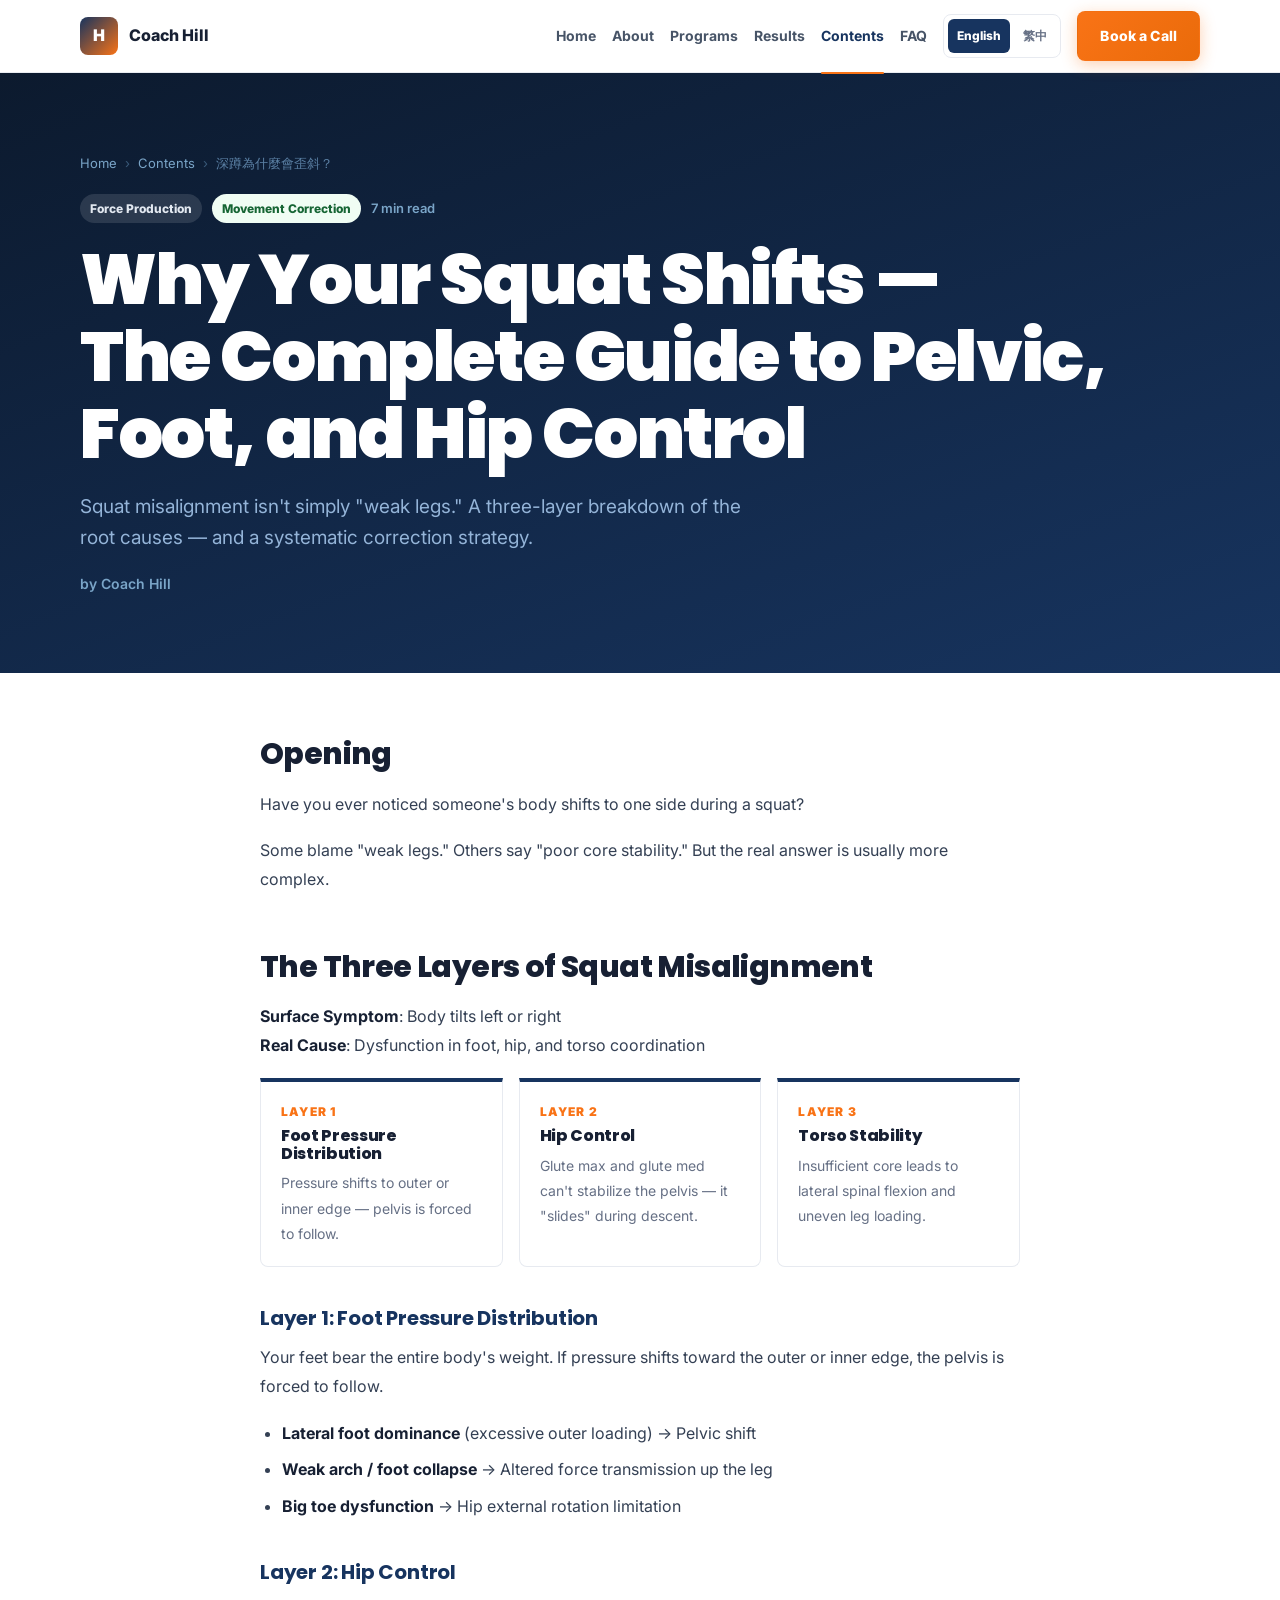
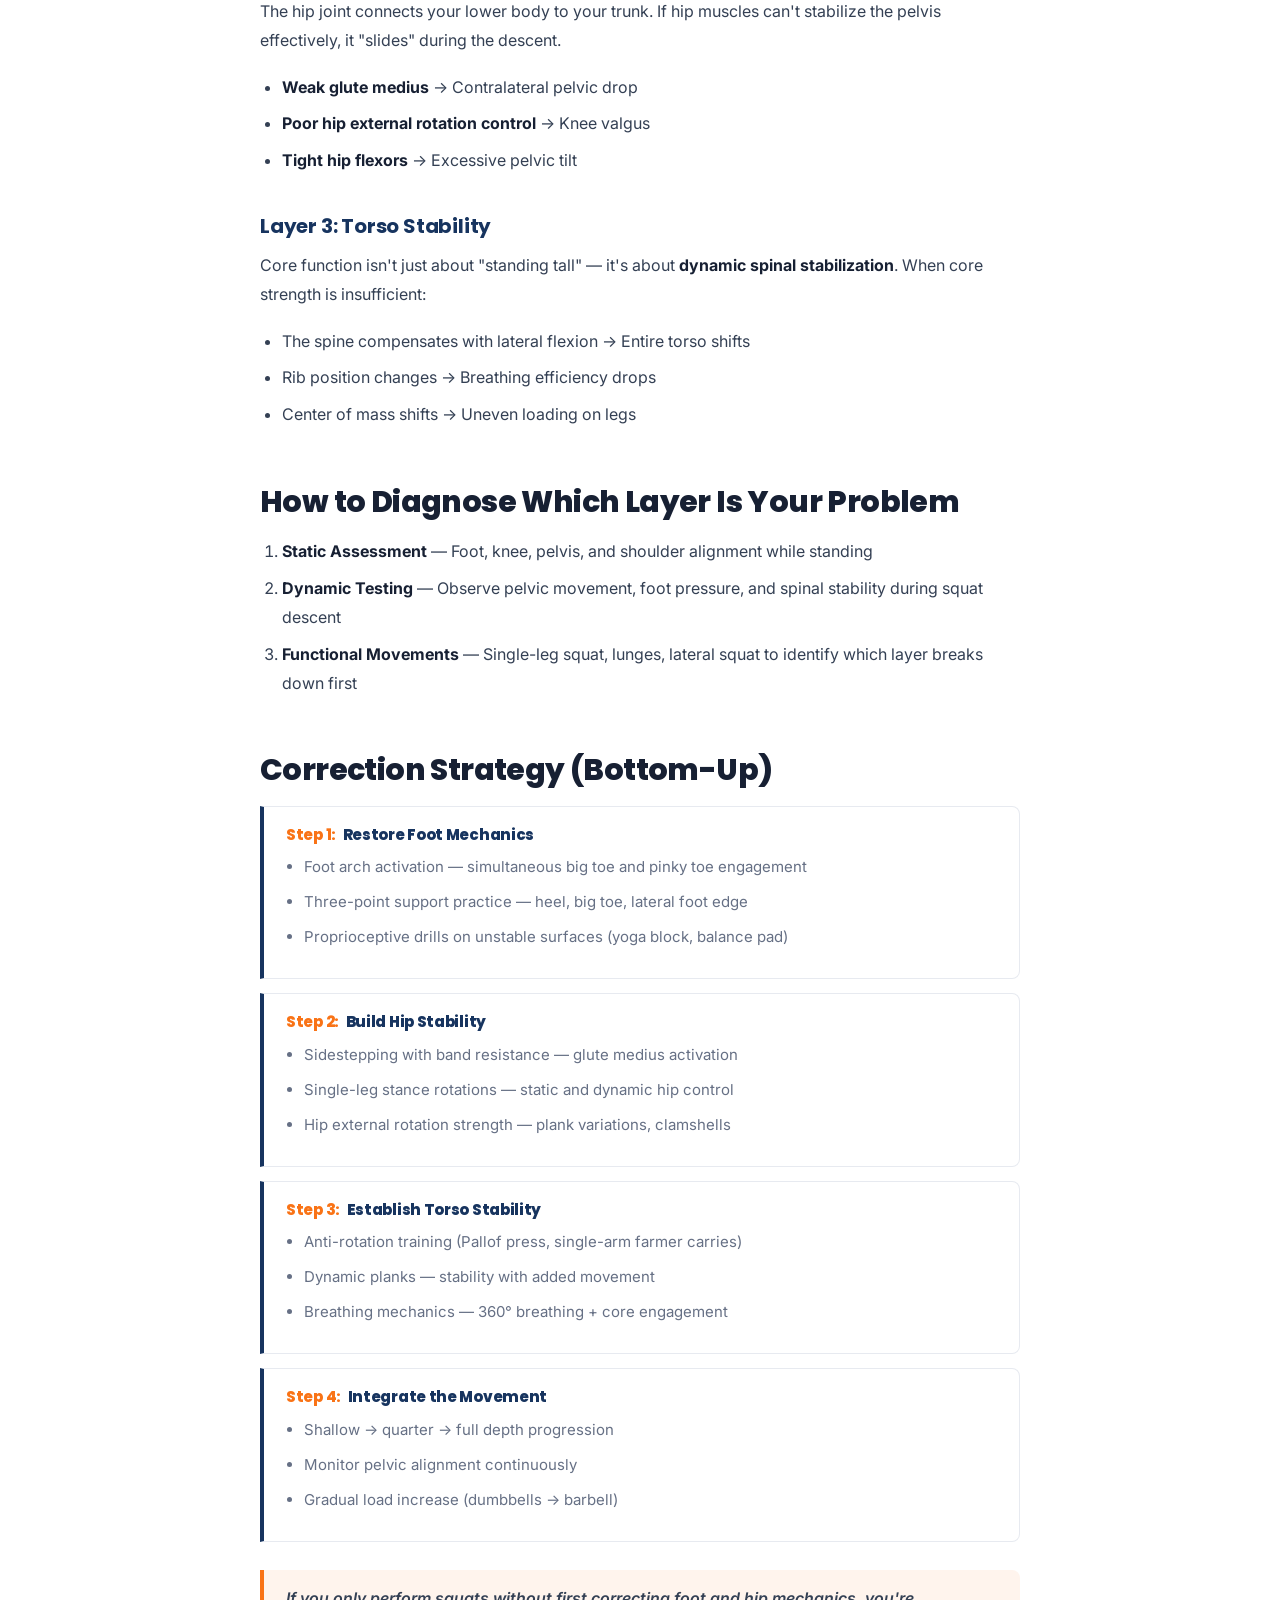
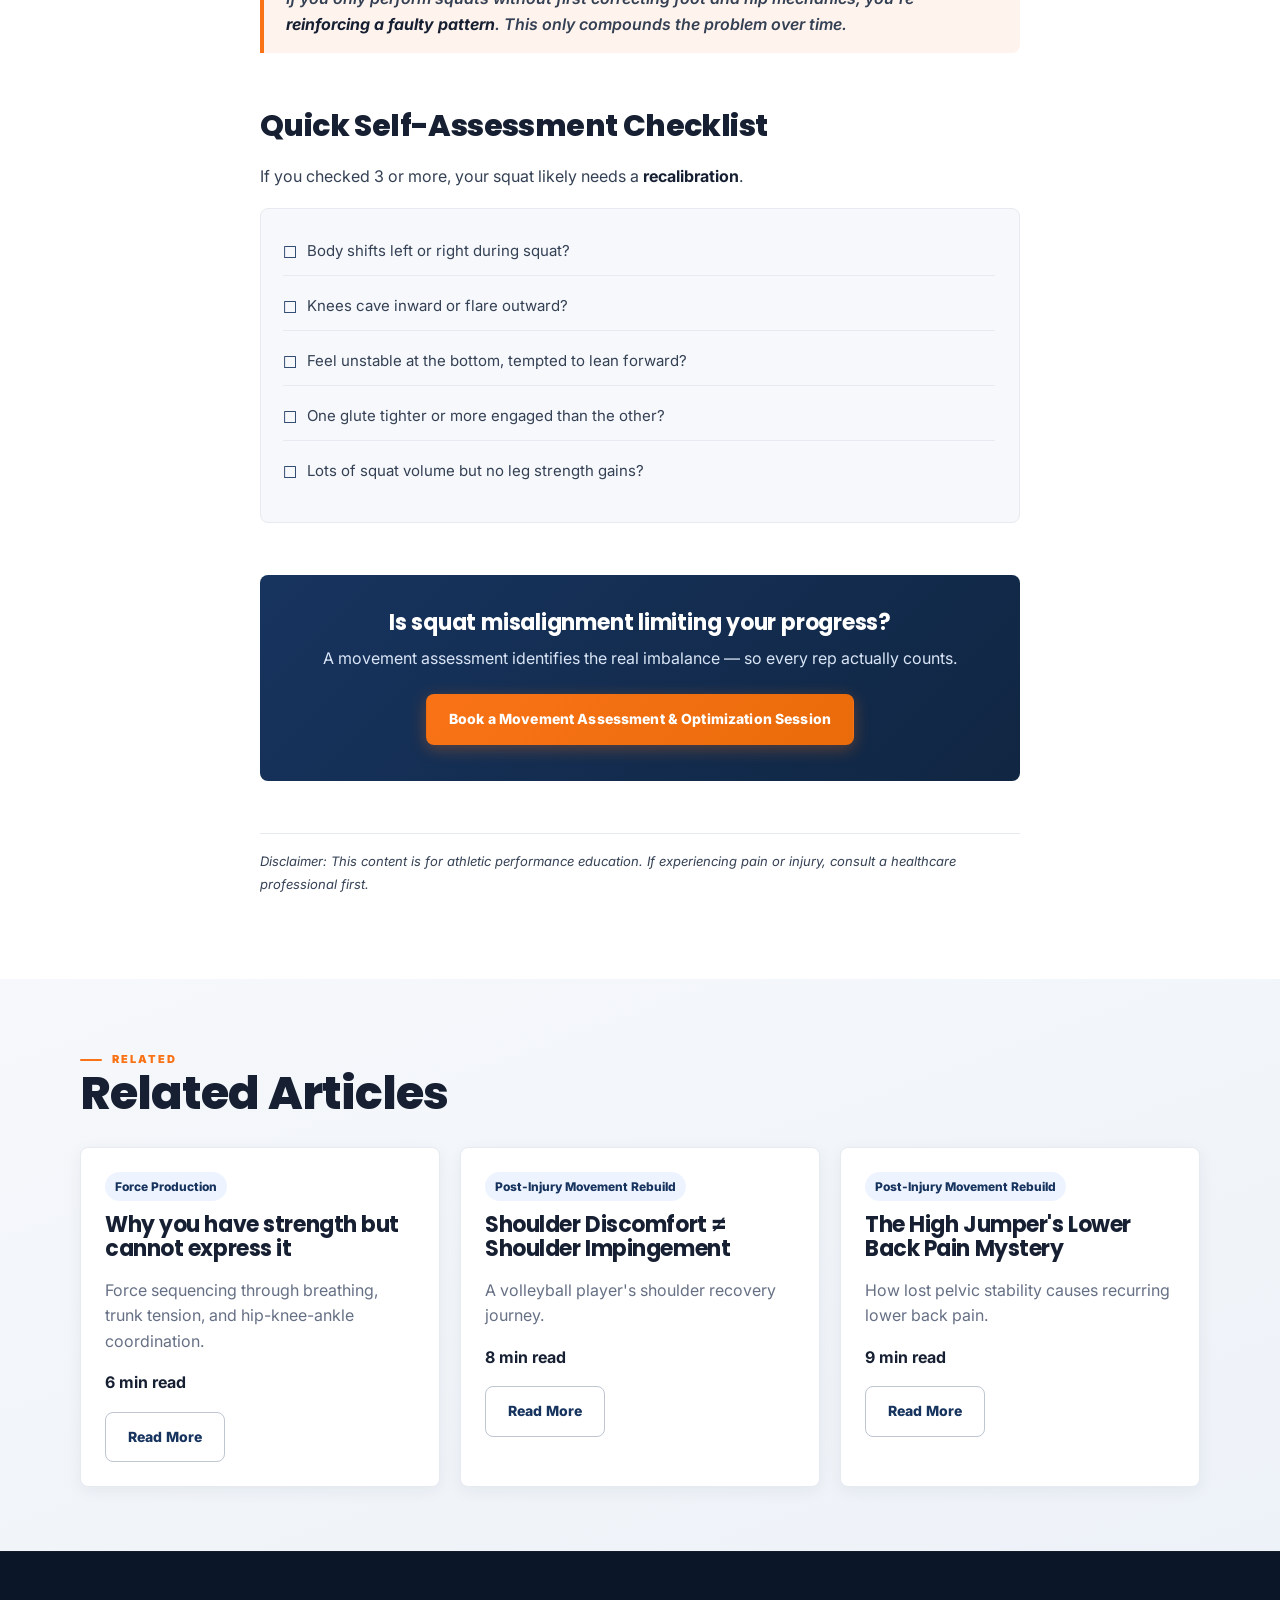
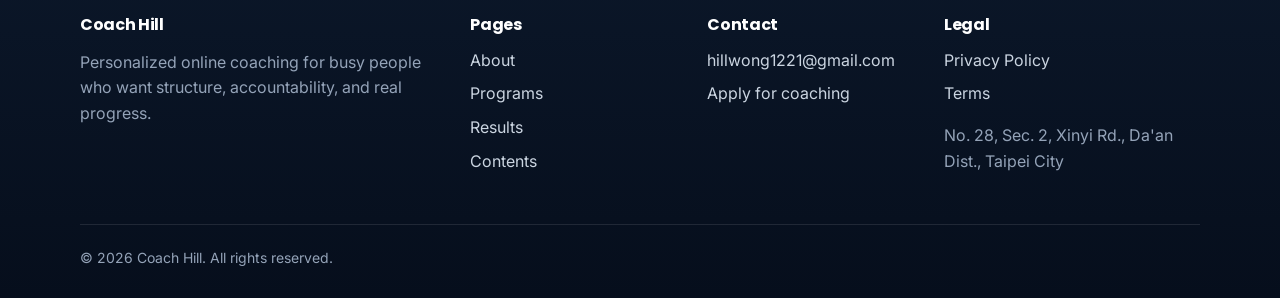
<file: article-squat.html>
<!DOCTYPE html>
<html lang="zh-TW">
<head>
  <meta charset="UTF-8">
  <meta name="viewport" content="width=device-width, initial-scale=1.0">
  <title>深蹲為什麼會歪斜？ | Coach Hill</title>
  <meta name="description" content="深蹲骨盆偏移不是腿不夠強的問題。從腳掌壓力、髖部控制、軀幹穩定三層拆解深蹲失衡的根本原因。">
  <link rel="preconnect" href="https://fonts.googleapis.com">
  <link rel="preconnect" href="https://fonts.gstatic.com" crossorigin>
  <link href="https://fonts.googleapis.com/css2?family=Inter:wght@400;500;600;700;800;900&family=Poppins:wght@600;700;800;900&display=swap" rel="stylesheet">
  <link rel="stylesheet" href="styles.css">
</head>
<body>
  <header class="site-header">
    <div class="container nav">
      <a class="brand" href="index.html"><span class="brand-mark">H</span><span>Coach Hill</span></a>
      <button class="menu-toggle" data-menu-toggle aria-label="Open menu">☰</button>
      <nav class="nav-links" data-nav-links>
        <a href="index.html">Home</a>
        <a href="about.html">About</a>
        <a href="programs.html">Programs</a>
        <a href="results.html">Results</a>
        <div class="content-nav">
          <a href="resources.html">Contents</a>
          <div class="content-dropdown">
            <div class="content-dropdown-inner">
              <div>
                <h4>Blog</h4>
                <a href="resources.html">All articles</a>
                <a href="resources.html#performance">運動表現</a>
                <a href="resources.html#force">發力調整</a>
                <a href="resources.html#rebuild">傷後重建動作模式</a>
                <a href="resources.html#other">其他</a>
              </div>
            </div>
          </div>
        </div>
        <a href="faq.html">FAQ</a>
        <a class="btn btn-primary" href="contact.html">Book a Call</a>
      </nav>
    </div>
  </header>

  <main>
    <!-- Hero -->
    <section class="article-hero">
      <div class="container">
        <nav class="breadcrumb" aria-label="Breadcrumb">
          <a href="index.html">Home</a>
          <span class="sep">›</span>
          <a href="resources.html">Contents</a>
          <span class="sep">›</span>
          <span>深蹲為什麼會歪斜？</span>
        </nav>
        <div class="article-meta">
          <span class="tag">發力調整</span>
          <span class="tag" style="background:#f0fdf4;color:#166534;">Movement Correction</span>
          <span class="article-read-time">7 min read</span>
        </div>
        <div class="lang-zh">
          <h1>深蹲為什麼會歪斜？<br>骨盆、腳掌、髖控制的完整分析</h1>
          <p class="lead">深蹲歪斜不是「腿不夠強」的問題。從臨床肌動學角度拆解三層失衡根源，並提供系統化改善策略。</p>
        </div>
        <div class="lang-en">
          <h1>Why Your Squat Shifts —<br>The Complete Guide to Pelvic, Foot, and Hip Control</h1>
          <p class="lead">Squat misalignment isn't simply "weak legs." A three-layer breakdown of the root causes — and a systematic correction strategy.</p>
        </div>
        <p style="color:#7aa5c8;font-size:14px;margin-top:16px;font-weight:600;">by Coach Hill</p>
      </div>
    </section>

    <!-- Article body -->
    <section class="article-section">
      <div class="container">
        <div class="article-body">

          <!-- CHINESE VERSION -->
          <div class="lang-zh">
            <h2>引子</h2>
            <p>你是否注意過，有些人做深蹲時身體會歪向一邊？</p>
            <p>有人以為是「腿不夠強」，有人怪「核心不夠穩」。但真正的答案通常更複雜。</p>

            <h2>深蹲歪斜的三層問題</h2>
            <p><strong>表面症狀</strong>：身體向左或向右傾斜<br><strong>真正原因</strong>：腳掌、髖部、軀幹的協調失調</p>

            <div class="layer-grid">
              <div class="layer-card">
                <div class="layer-num">第 1 層</div>
                <h4>腳掌壓力分配</h4>
                <p>重心偏向外側或內側，骨盆被迫跟著歪斜。</p>
              </div>
              <div class="layer-card">
                <div class="layer-num">第 2 層</div>
                <h4>髖部控制</h4>
                <p>臀中肌、臀大肌無法穩定骨盆，蹲下時骨盆「滑移」。</p>
              </div>
              <div class="layer-card">
                <div class="layer-num">第 3 層</div>
                <h4>軀幹穩定性</h4>
                <p>核心不足導致脊椎側彎代償，重心線偏移。</p>
              </div>
            </div>

            <h3>第 1 層：腳掌壓力分配</h3>
            <p>你的腳底承載著整個身體的重量。如果重心偏向外側或內側，骨盆就會被迫跟著歪斜。</p>
            <ul>
              <li><strong>外側足</strong>（腳掌外側受力過多）→ 骨盆偏離中線</li>
              <li><strong>內側足</strong>（大拇趾失控）→ 髖關節外旋受限</li>
              <li><strong>足弓塌陷</strong> → 整條腿的力量傳導路線改變</li>
            </ul>

            <h3>第 2 層：髖部控制</h3>
            <p>髖關節是連接下肢與軀幹的樞紐。如果髖部肌肉無法有效穩定骨盆，骨盆就會在蹲下時「滑移」。</p>
            <ul>
              <li><strong>臀中肌無力</strong> → 對側骨盆下沉</li>
              <li><strong>髖外旋控制不足</strong> → 膝蓋內扣</li>
              <li><strong>髖屈肌過緊</strong> → 骨盆前傾或後傾過度</li>
            </ul>

            <h3>第 3 層：軀幹穩定性</h3>
            <p>核心肌群的工作不只是「挺直」，而是<strong>動態穩定脊椎</strong>。當核心力量不足時：</p>
            <ul>
              <li>脊椎會側彎代償 → 整個軀幹歪斜</li>
              <li>肋骨位置改變 → 呼吸效率下降</li>
              <li>重心線偏移 → 下肢承重不均</li>
            </ul>

            <h2>如何診斷你的問題在哪一層？</h2>
            <p>這需要系統化的檢測，而不是憑感覺。我們通常會：</p>
            <ol>
              <li><strong>靜態評估</strong> — 站立時腳掌、膝蓋、骨盆、肩膀的對齊狀況</li>
              <li><strong>動態檢測</strong> — 在蹲動過程中觀察骨盆的移動、腳掌的壓力點、軀幹的穩定性</li>
              <li><strong>功能測試</strong> — 單腳蹲、跨步、側向蹲，找出哪個環節最先失控</li>
            </ol>

            <h2>改善策略（由下而上）</h2>
            <div class="phase-list">
              <div class="phase-card">
                <h4><span class="phase-label">步驟 1：</span>修正腳掌著地</h4>
                <ul>
                  <li>學習足弓激活 — 大拇趾和小拇趾同時用力</li>
                  <li>練習三點支撐（腳跟、大拇趾、小拇趾外側）</li>
                  <li>初期可用瑜伽磚或平衡墊加強本體感覺</li>
                </ul>
              </div>
              <div class="phase-card">
                <h4><span class="phase-label">步驟 2：</span>強化髖部穩定</h4>
                <ul>
                  <li>側向步行（Sidestepping with band resistance）— 強化臀中肌</li>
                  <li>單腳立姿轉身 — 練習髖關節動靜態控制</li>
                  <li>髖外旋力量訓練 — 棒式、蛤殼式、側向蛤殼式</li>
                </ul>
              </div>
              <div class="phase-card">
                <h4><span class="phase-label">步驟 3：</span>建立軀幹穩定</h4>
                <ul>
                  <li>抗側彎訓練（Pallof press、單臂農夫行走）</li>
                  <li>動態棒式 — 在穩定的基礎上加入動作變化</li>
                  <li>呼吸訓練 — 腹式呼吸 + 核心激活</li>
                </ul>
              </div>
              <div class="phase-card">
                <h4><span class="phase-label">步驟 4：</span>整合動作</h4>
                <ul>
                  <li>淺蹲 → 平蹲 → 深蹲漸進</li>
                  <li>持續監測骨盆偏移</li>
                  <li>漸進增加負荷（啞鈴、槓鈴）</li>
                </ul>
              </div>
            </div>

            <blockquote>如果你只做深蹲，卻沒有先修正腳掌和髖部，你就是在強化一個<strong>錯誤的動作模式</strong>。這樣做只會讓問題越來越嚴重。</blockquote>

            <h2>快速自檢清單</h2>
            <p>如果你勾選了 3 項以上，你的深蹲可能需要「重新校準」。</p>
            <ul class="checklist">
              <li>做深蹲時，身體向左或向右傾斜？</li>
              <li>膝蓋內扣或外翻？</li>
              <li>蹲下時感覺重心不穩，想往前傾？</li>
              <li>蹲到底時，一邊的臀部感覺更緊張？</li>
              <li>做了很多深蹲但腿部力量沒進步？</li>
            </ul>

            <div class="article-cta">
              <h3>深蹲歪斜影響你的訓練進度嗎？</h3>
              <p>透過動作評估找出你的失衡根源，讓每一次蹲都是真正的訓練。</p>
              <a class="btn btn-primary" href="contact.html">預約動作評估與優化課程</a>
            </div>

            <p class="disclaimer">免責聲明：本文為運動表現優化的教育內容。如有疼痛或傷害，請先諮詢醫療專業人士。</p>
          </div>

          <!-- ENGLISH VERSION -->
          <div class="lang-en">
            <h2>Opening</h2>
            <p>Have you ever noticed someone's body shifts to one side during a squat?</p>
            <p>Some blame "weak legs." Others say "poor core stability." But the real answer is usually more complex.</p>

            <h2>The Three Layers of Squat Misalignment</h2>
            <p><strong>Surface Symptom</strong>: Body tilts left or right<br><strong>Real Cause</strong>: Dysfunction in foot, hip, and torso coordination</p>

            <div class="layer-grid">
              <div class="layer-card">
                <div class="layer-num">Layer 1</div>
                <h4>Foot Pressure Distribution</h4>
                <p>Pressure shifts to outer or inner edge — pelvis is forced to follow.</p>
              </div>
              <div class="layer-card">
                <div class="layer-num">Layer 2</div>
                <h4>Hip Control</h4>
                <p>Glute max and glute med can't stabilize the pelvis — it "slides" during descent.</p>
              </div>
              <div class="layer-card">
                <div class="layer-num">Layer 3</div>
                <h4>Torso Stability</h4>
                <p>Insufficient core leads to lateral spinal flexion and uneven leg loading.</p>
              </div>
            </div>

            <h3>Layer 1: Foot Pressure Distribution</h3>
            <p>Your feet bear the entire body's weight. If pressure shifts toward the outer or inner edge, the pelvis is forced to follow.</p>
            <ul>
              <li><strong>Lateral foot dominance</strong> (excessive outer loading) → Pelvic shift</li>
              <li><strong>Weak arch / foot collapse</strong> → Altered force transmission up the leg</li>
              <li><strong>Big toe dysfunction</strong> → Hip external rotation limitation</li>
            </ul>

            <h3>Layer 2: Hip Control</h3>
            <p>The hip joint connects your lower body to your trunk. If hip muscles can't stabilize the pelvis effectively, it "slides" during the descent.</p>
            <ul>
              <li><strong>Weak glute medius</strong> → Contralateral pelvic drop</li>
              <li><strong>Poor hip external rotation control</strong> → Knee valgus</li>
              <li><strong>Tight hip flexors</strong> → Excessive pelvic tilt</li>
            </ul>

            <h3>Layer 3: Torso Stability</h3>
            <p>Core function isn't just about "standing tall" — it's about <strong>dynamic spinal stabilization</strong>. When core strength is insufficient:</p>
            <ul>
              <li>The spine compensates with lateral flexion → Entire torso shifts</li>
              <li>Rib position changes → Breathing efficiency drops</li>
              <li>Center of mass shifts → Uneven loading on legs</li>
            </ul>

            <h2>How to Diagnose Which Layer Is Your Problem</h2>
            <ol>
              <li><strong>Static Assessment</strong> — Foot, knee, pelvis, and shoulder alignment while standing</li>
              <li><strong>Dynamic Testing</strong> — Observe pelvic movement, foot pressure, and spinal stability during squat descent</li>
              <li><strong>Functional Movements</strong> — Single-leg squat, lunges, lateral squat to identify which layer breaks down first</li>
            </ol>

            <h2>Correction Strategy (Bottom-Up)</h2>
            <div class="phase-list">
              <div class="phase-card">
                <h4><span class="phase-label">Step 1: </span>Restore Foot Mechanics</h4>
                <ul>
                  <li>Foot arch activation — simultaneous big toe and pinky toe engagement</li>
                  <li>Three-point support practice — heel, big toe, lateral foot edge</li>
                  <li>Proprioceptive drills on unstable surfaces (yoga block, balance pad)</li>
                </ul>
              </div>
              <div class="phase-card">
                <h4><span class="phase-label">Step 2: </span>Build Hip Stability</h4>
                <ul>
                  <li>Sidestepping with band resistance — glute medius activation</li>
                  <li>Single-leg stance rotations — static and dynamic hip control</li>
                  <li>Hip external rotation strength — plank variations, clamshells</li>
                </ul>
              </div>
              <div class="phase-card">
                <h4><span class="phase-label">Step 3: </span>Establish Torso Stability</h4>
                <ul>
                  <li>Anti-rotation training (Pallof press, single-arm farmer carries)</li>
                  <li>Dynamic planks — stability with added movement</li>
                  <li>Breathing mechanics — 360° breathing + core engagement</li>
                </ul>
              </div>
              <div class="phase-card">
                <h4><span class="phase-label">Step 4: </span>Integrate the Movement</h4>
                <ul>
                  <li>Shallow → quarter → full depth progression</li>
                  <li>Monitor pelvic alignment continuously</li>
                  <li>Gradual load increase (dumbbells → barbell)</li>
                </ul>
              </div>
            </div>

            <blockquote>If you only perform squats without first correcting foot and hip mechanics, you're <strong>reinforcing a faulty pattern</strong>. This only compounds the problem over time.</blockquote>

            <h2>Quick Self-Assessment Checklist</h2>
            <p>If you checked 3 or more, your squat likely needs a <strong>recalibration</strong>.</p>
            <ul class="checklist">
              <li>Body shifts left or right during squat?</li>
              <li>Knees cave inward or flare outward?</li>
              <li>Feel unstable at the bottom, tempted to lean forward?</li>
              <li>One glute tighter or more engaged than the other?</li>
              <li>Lots of squat volume but no leg strength gains?</li>
            </ul>

            <div class="article-cta">
              <h3>Is squat misalignment limiting your progress?</h3>
              <p>A movement assessment identifies the real imbalance — so every rep actually counts.</p>
              <a class="btn btn-primary" href="contact.html">Book a Movement Assessment &amp; Optimization Session</a>
            </div>

            <p class="disclaimer">Disclaimer: This content is for athletic performance education. If experiencing pain or injury, consult a healthcare professional first.</p>
          </div>

        </div>
      </div>
    </section>

    <!-- Related articles -->
    <section class="related-strip">
      <div class="container">
        <span class="eyebrow">Related</span>
        <h2 class="lang-zh">相關文章</h2>
        <h2 class="lang-en">Related Articles</h2>
        <div class="grid-3">
          <article class="blog-card">
            <span class="tag">發力調整</span>
            <h3 class="lang-zh" style="margin-top:12px;">為什麼你有力量，卻用不出來？</h3>
            <h3 class="lang-en" style="margin-top:12px;">Why you have strength but cannot express it</h3>
            <p class="muted lang-zh">從呼吸、軀幹張力、髖膝踝連動來看發力順序。</p>
            <p class="muted lang-en">Force sequencing through breathing, trunk tension, and hip-knee-ankle coordination.</p>
            <p><strong>6 min read</strong></p>
            <a class="btn btn-ghost" href="resources.html#force">
              <span class="lang-zh">閱讀更多</span><span class="lang-en">Read More</span>
            </a>
          </article>
          <article class="blog-card">
            <span class="tag">傷後重建動作模式</span>
            <h3 class="lang-zh" style="margin-top:12px;">肩膀不舒服 ≠ 肩膀夾擠症</h3>
            <h3 class="lang-en" style="margin-top:12px;">Shoulder Discomfort ≠ Shoulder Impingement</h3>
            <p class="muted lang-zh">排球選手的肩膀功能恢復案例。</p>
            <p class="muted lang-en">A volleyball player's shoulder recovery journey.</p>
            <p><strong>8 min read</strong></p>
            <a class="btn btn-ghost" href="article-shoulder.html">
              <span class="lang-zh">閱讀更多</span><span class="lang-en">Read More</span>
            </a>
          </article>
          <article class="blog-card">
            <span class="tag">傷後重建動作模式</span>
            <h3 class="lang-zh" style="margin-top:12px;">跳高選手的腰痛之謎</h3>
            <h3 class="lang-en" style="margin-top:12px;">The High Jumper's Lower Back Pain Mystery</h3>
            <p class="muted lang-zh">骨盆穩定性丟失如何導致反覆的腰痛問題。</p>
            <p class="muted lang-en">How lost pelvic stability causes recurring lower back pain.</p>
            <p><strong>9 min read</strong></p>
            <a class="btn btn-ghost" href="article-highjump.html">
              <span class="lang-zh">閱讀更多</span><span class="lang-en">Read More</span>
            </a>
          </article>
        </div>
      </div>
    </section>
  </main>

  <footer class="footer">
    <div class="container footer-grid">
      <div><h4>Coach Hill</h4><p>Personalized online coaching for busy people who want structure, accountability, and real progress.</p></div>
      <div><h4>Pages</h4><a href="about.html">About</a><a href="programs.html">Programs</a><a href="results.html">Results</a><a href="resources.html">Contents</a></div>
      <div><h4>Contact</h4><a href="mailto:hillwong1221@gmail.com">hillwong1221@gmail.com</a><a href="contact.html">Apply for coaching</a></div>
      <div><h4>Legal</h4><a href="#">Privacy Policy</a><a href="#">Terms</a><p>台北市大安區信義路二段28號</p></div>
    </div>
    <div class="container copyright">© 2026 Coach Hill. All rights reserved.</div>
  </footer>
  <script src="script.js"></script>
</body>
</html>
</file>
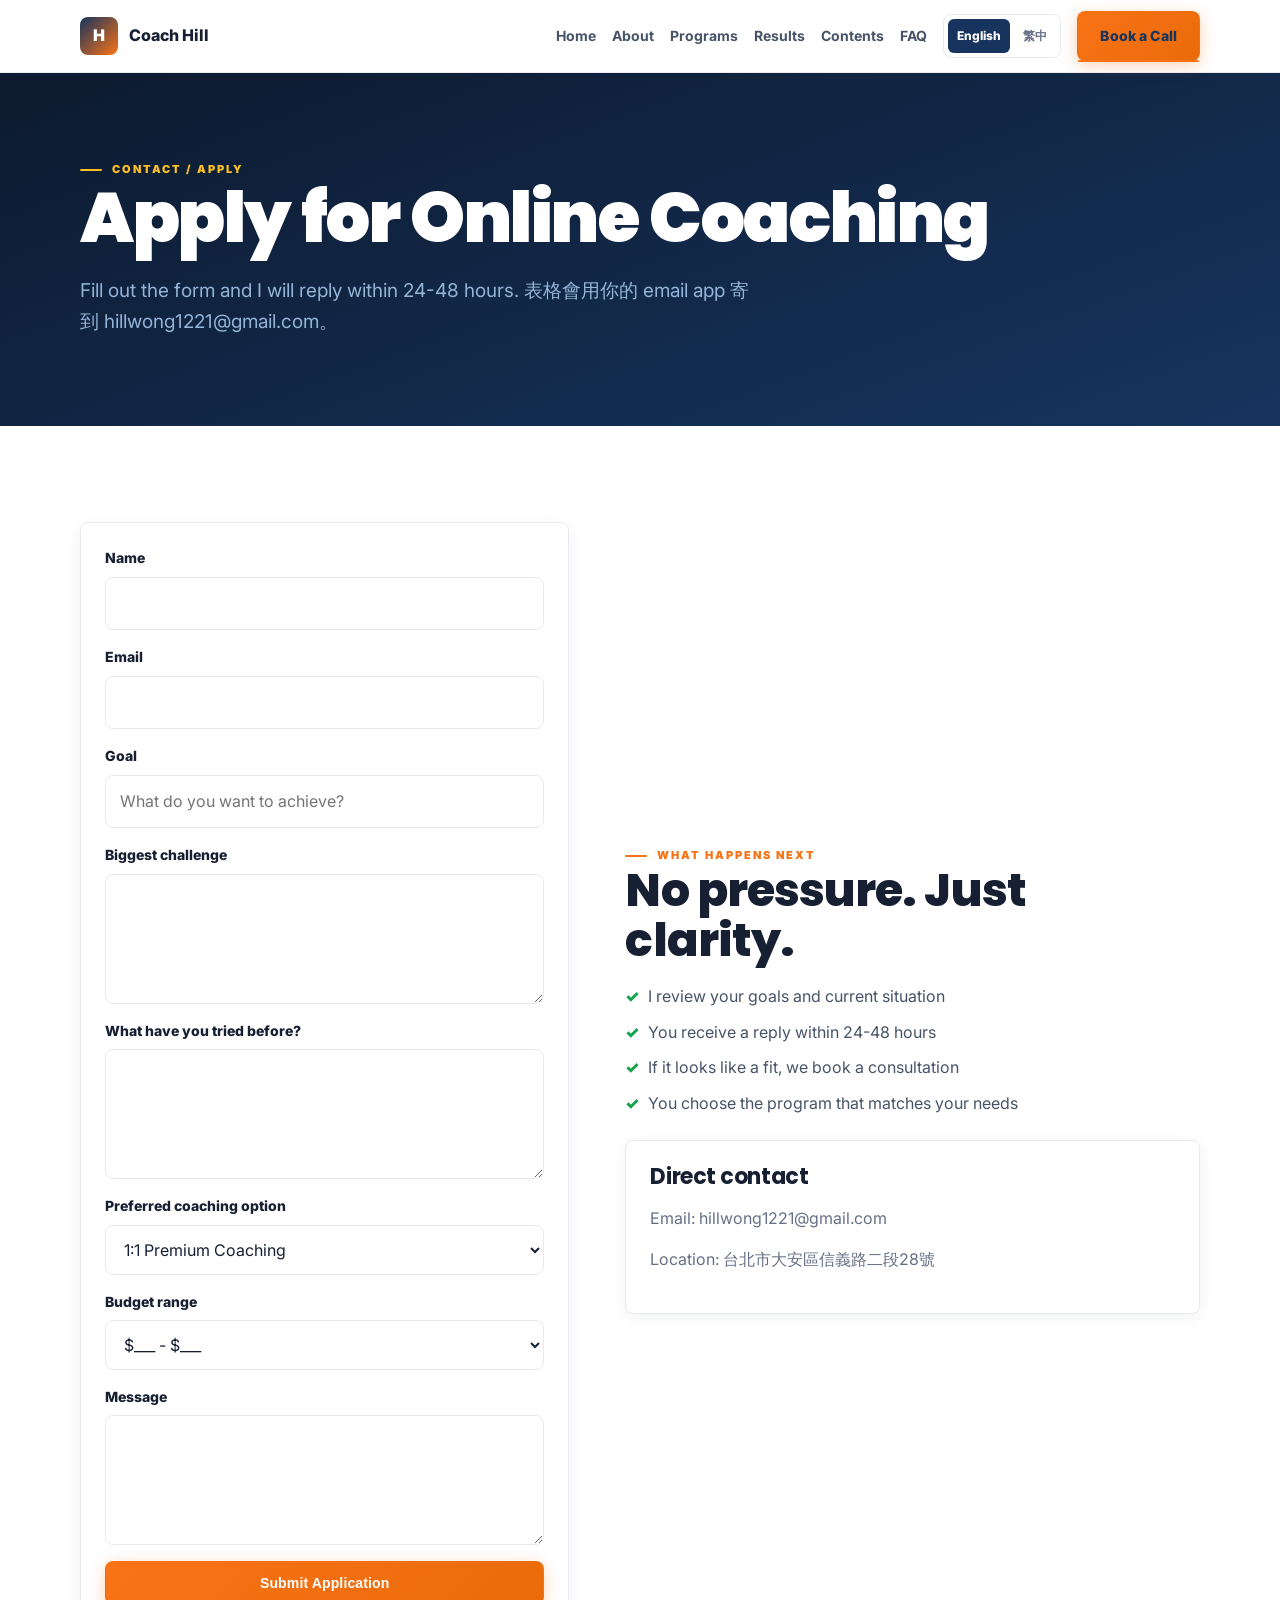
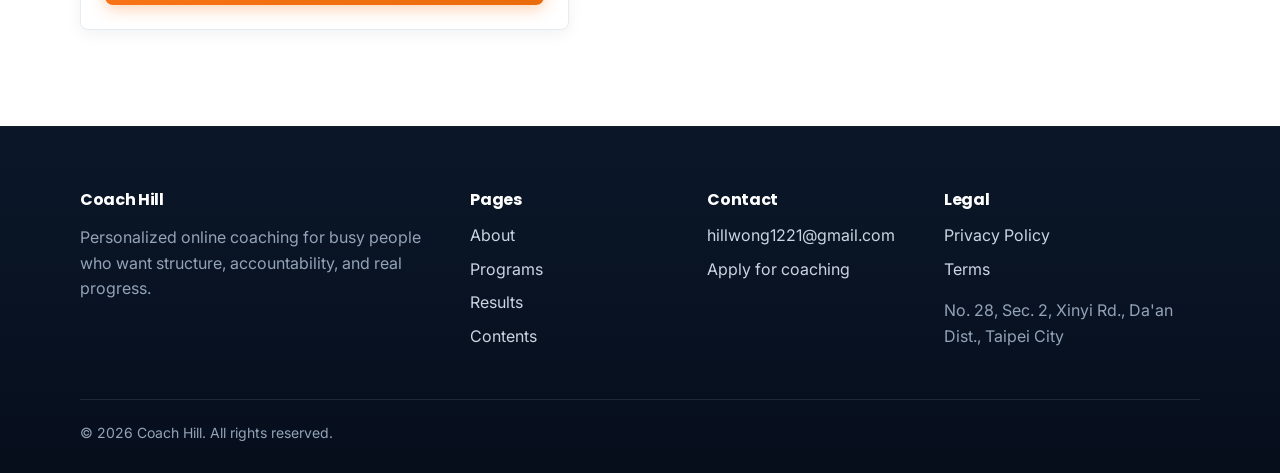
<file: contact.html>
<!DOCTYPE html>
<html lang="zh-TW">
<head>
  <meta charset="UTF-8"><meta name="viewport" content="width=device-width, initial-scale=1.0">
  <title>Apply for Online Coaching | Coach Hill</title>
  <link rel="preconnect" href="https://fonts.googleapis.com"><link rel="preconnect" href="https://fonts.gstatic.com" crossorigin>
  <link href="https://fonts.googleapis.com/css2?family=Inter:wght@400;500;600;700;800;900&family=Poppins:wght@600;700;800;900&display=swap" rel="stylesheet"><link rel="stylesheet" href="styles.css">
</head>
<body>
  <header class="site-header"><div class="container nav"><a class="brand" href="index.html"><span class="brand-mark">H</span><span>Coach Hill</span></a><button class="menu-toggle" data-menu-toggle>☰</button><nav class="nav-links" data-nav-links><a href="index.html">Home</a><a href="about.html">About</a><a href="programs.html">Programs</a><a href="results.html">Results</a><div class="content-nav"><a href="resources.html">Contents</a><div class="content-dropdown"><div class="content-dropdown-inner"><div><h4>Blog</h4><a href="resources.html">All articles</a><a href="resources.html#performance">運動表現</a><a href="resources.html#force">發力調整</a><a href="resources.html#rebuild">傷後重建動作模式</a><a href="resources.html#other">其他</a></div></div></div></div><a href="faq.html">FAQ</a><a class="btn btn-primary" href="contact.html">Book a Call</a></nav></div></header>
  <main>
    <section class="page-hero"><div class="container"><span class="eyebrow">Contact / Apply</span><h1>Apply for Online Coaching</h1><p class="lead">Fill out the form and I will reply within 24-48 hours. 表格會用你的 email app 寄到 hillwong1221@gmail.com。</p></div></section>
    <section class="section">
      <div class="container split">
        <form class="card contact-form" data-application-form>
          <div class="field"><label>Name</label><input name="Name" required></div>
          <div class="field"><label>Email</label><input type="email" name="Email" required></div>
          <div class="field"><label>Goal</label><input name="Goal" placeholder="What do you want to achieve?"></div>
          <div class="field"><label>Biggest challenge</label><textarea name="Biggest challenge"></textarea></div>
          <div class="field"><label>What have you tried before?</label><textarea name="What have you tried before"></textarea></div>
          <div class="field"><label>Preferred coaching option</label><select name="Preferred coaching option"><option>1:1 Premium Coaching</option><option>Group Coaching</option><option>Self-Paced Program</option><option>Not sure yet</option></select></div>
          <div class="field"><label>Budget range</label><select name="Budget range"><option>$___ - $___</option><option>I want to discuss options</option><option>Not sure yet</option></select></div>
          <div class="field"><label>Message</label><textarea name="Message"></textarea></div>
          <button class="btn btn-primary" type="submit">Submit Application</button>
        </form>
        <aside>
          <span class="eyebrow">What happens next</span>
          <h2>No pressure. Just clarity.</h2>
          <ul class="list"><li>I review your goals and current situation</li><li>You receive a reply within 24-48 hours</li><li>If it looks like a fit, we book a consultation</li><li>You choose the program that matches your needs</li></ul>
          <div class="card" style="margin-top:24px;"><h3>Direct contact</h3><p class="muted">Email: <a href="mailto:hillwong1221@gmail.com">hillwong1221@gmail.com</a></p><p class="muted">Location: 台北市大安區信義路二段28號</p></div>
        </aside>
      </div>
    </section>
  </main>
  <footer class="footer"><div class="container footer-grid"><div><h4>Coach Hill</h4><p>Personalized online coaching for busy people who want structure, accountability, and real progress.</p></div><div><h4>Pages</h4><a href="about.html">About</a><a href="programs.html">Programs</a><a href="results.html">Results</a><a href="resources.html">Contents</a></div><div><h4>Contact</h4><a href="mailto:hillwong1221@gmail.com">hillwong1221@gmail.com</a><a href="contact.html">Apply for coaching</a></div><div><h4>Legal</h4><a href="#">Privacy Policy</a><a href="#">Terms</a><p>台北市大安區信義路二段28號</p></div></div><div class="container copyright">© 2026 Coach Hill. All rights reserved.</div></footer><script src="script.js"></script>
</body>
</html>
</file>
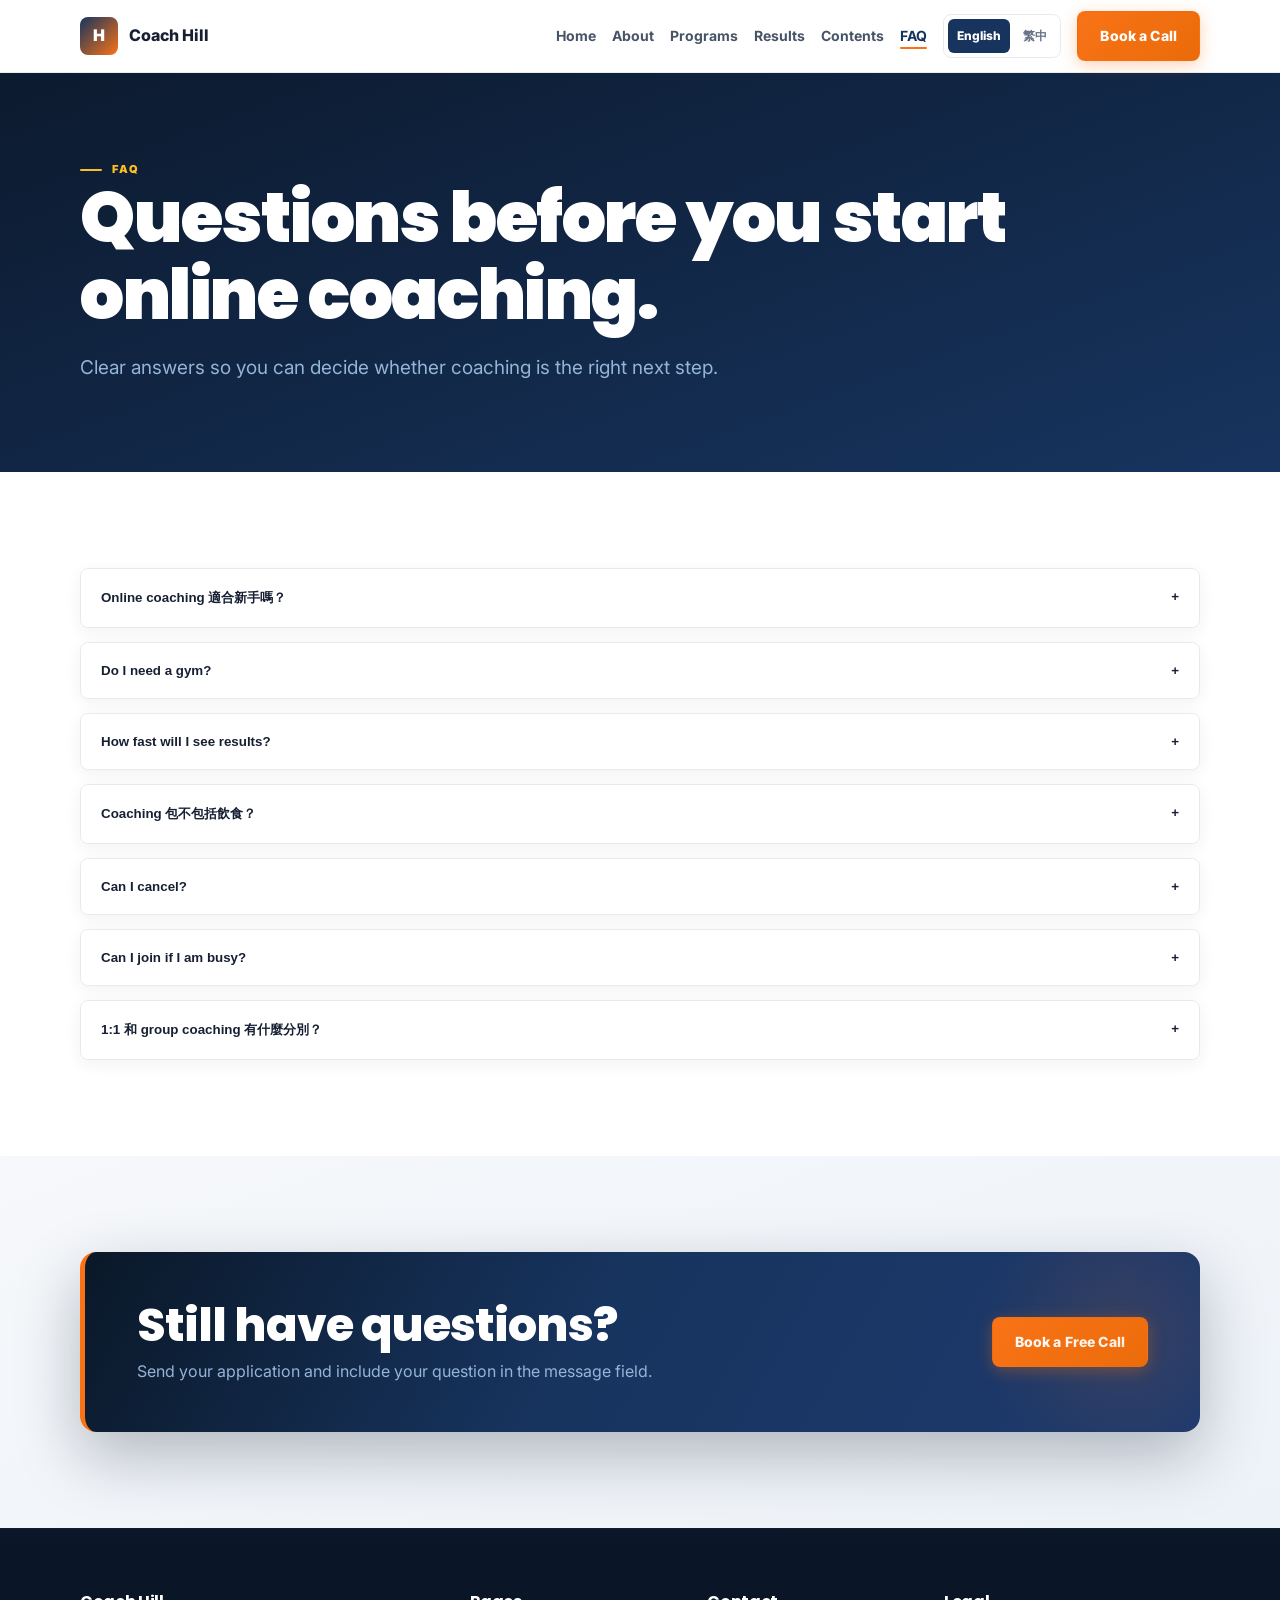
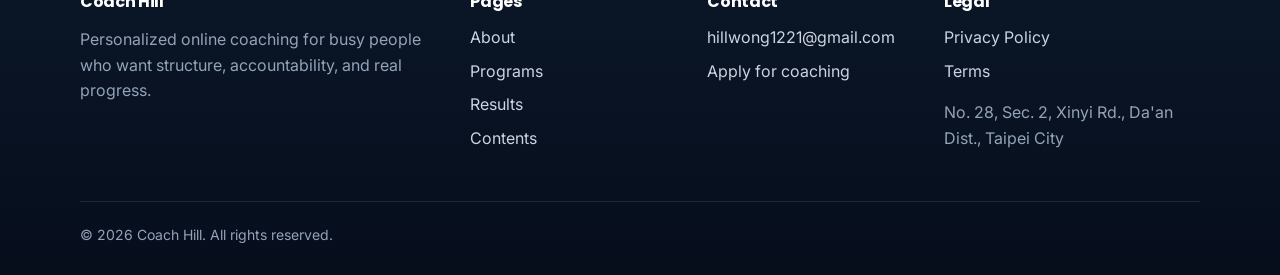
<file: faq.html>
<!DOCTYPE html>
<html lang="zh-TW">
<head>
  <meta charset="UTF-8"><meta name="viewport" content="width=device-width, initial-scale=1.0">
  <title>FAQ | Coach Hill</title>
  <link rel="preconnect" href="https://fonts.googleapis.com"><link rel="preconnect" href="https://fonts.gstatic.com" crossorigin>
  <link href="https://fonts.googleapis.com/css2?family=Inter:wght@400;500;600;700;800;900&family=Poppins:wght@600;700;800;900&display=swap" rel="stylesheet"><link rel="stylesheet" href="styles.css">
</head>
<body>
  <header class="site-header"><div class="container nav"><a class="brand" href="index.html"><span class="brand-mark">H</span><span>Coach Hill</span></a><button class="menu-toggle" data-menu-toggle>☰</button><nav class="nav-links" data-nav-links><a href="index.html">Home</a><a href="about.html">About</a><a href="programs.html">Programs</a><a href="results.html">Results</a><div class="content-nav"><a href="resources.html">Contents</a><div class="content-dropdown"><div class="content-dropdown-inner"><div><h4>Blog</h4><a href="resources.html">All articles</a><a href="resources.html#performance">運動表現</a><a href="resources.html#force">發力調整</a><a href="resources.html#rebuild">傷後重建動作模式</a><a href="resources.html#other">其他</a></div></div></div></div><a href="faq.html">FAQ</a><a class="btn btn-primary" href="contact.html">Book a Call</a></nav></div></header>
  <main>
    <section class="page-hero"><div class="container"><span class="eyebrow">FAQ</span><h1>Questions before you start online coaching.</h1><p class="lead">Clear answers so you can decide whether coaching is the right next step.</p></div></section>
    <section class="section"><div class="container" style="display:grid;gap:14px;">
      <div class="faq-item"><button class="faq-q" data-faq>Online coaching 適合新手嗎？<span>+</span></button><div class="faq-a">適合。計劃會根據你的起點、時間、設備和目標調整，不需要先變強才開始。</div></div>
      <div class="faq-item"><button class="faq-q" data-faq>需要健身房嗎？<span>+</span></button><div class="faq-a">不一定。可以用健身房、家中器材、或最少設備開始。重點是讓計劃可執行。</div></div>
      <div class="faq-item"><button class="faq-q" data-faq>多久會看到成果？<span>+</span></button><div class="faq-a">多數人在第一週會先感到方向更清楚，4-8週開始看到可量化改變，12週能建立明顯節奏。</div></div>
      <div class="faq-item"><button class="faq-q" data-faq>Coaching 包不包括飲食？<span>+</span></button><div class="faq-a">可以包括飲食習慣、追蹤方式、外食策略和恢復建議。不是極端節食，而是可持續調整。</div></div>
      <div class="faq-item"><button class="faq-q" data-faq>可以取消嗎？<span>+</span></button><div class="faq-a">可以。具體條款可在開始前確認，目標是讓合作清楚、透明、沒有壓力。</div></div>
      <div class="faq-item"><button class="faq-q" data-faq>我很忙也可以參加嗎？<span>+</span></button><div class="faq-a">可以。忙碌的人更需要系統。你的計劃會優先考慮時間限制和最低有效行動。</div></div>
      <div class="faq-item"><button class="faq-q" data-faq>1:1 和 group coaching 有什麼分別？<span>+</span></button><div class="faq-a">1:1 更個人化，有更密集的回饋和調整；group coaching 有社群支持，價格通常更低。</div></div>
    </div></section>
    <section class="section section-soft"><div class="container"><div class="cta-band"><div><h2>Still have questions?</h2><p>Send your application and include your question in the message field.</p></div><a class="btn btn-primary" href="contact.html">Book a Free Call</a></div></div></section>
  </main>
  <footer class="footer"><div class="container footer-grid"><div><h4>Coach Hill</h4><p>Personalized online coaching for busy people who want structure, accountability, and real progress.</p></div><div><h4>Pages</h4><a href="about.html">About</a><a href="programs.html">Programs</a><a href="results.html">Results</a><a href="resources.html">Contents</a></div><div><h4>Contact</h4><a href="mailto:hillwong1221@gmail.com">hillwong1221@gmail.com</a><a href="contact.html">Apply for coaching</a></div><div><h4>Legal</h4><a href="#">Privacy Policy</a><a href="#">Terms</a><p>台北市大安區信義路二段28號</p></div></div><div class="container copyright">© 2026 Coach Hill. All rights reserved.</div></footer><script src="script.js"></script>
</body>
</html>
</file>
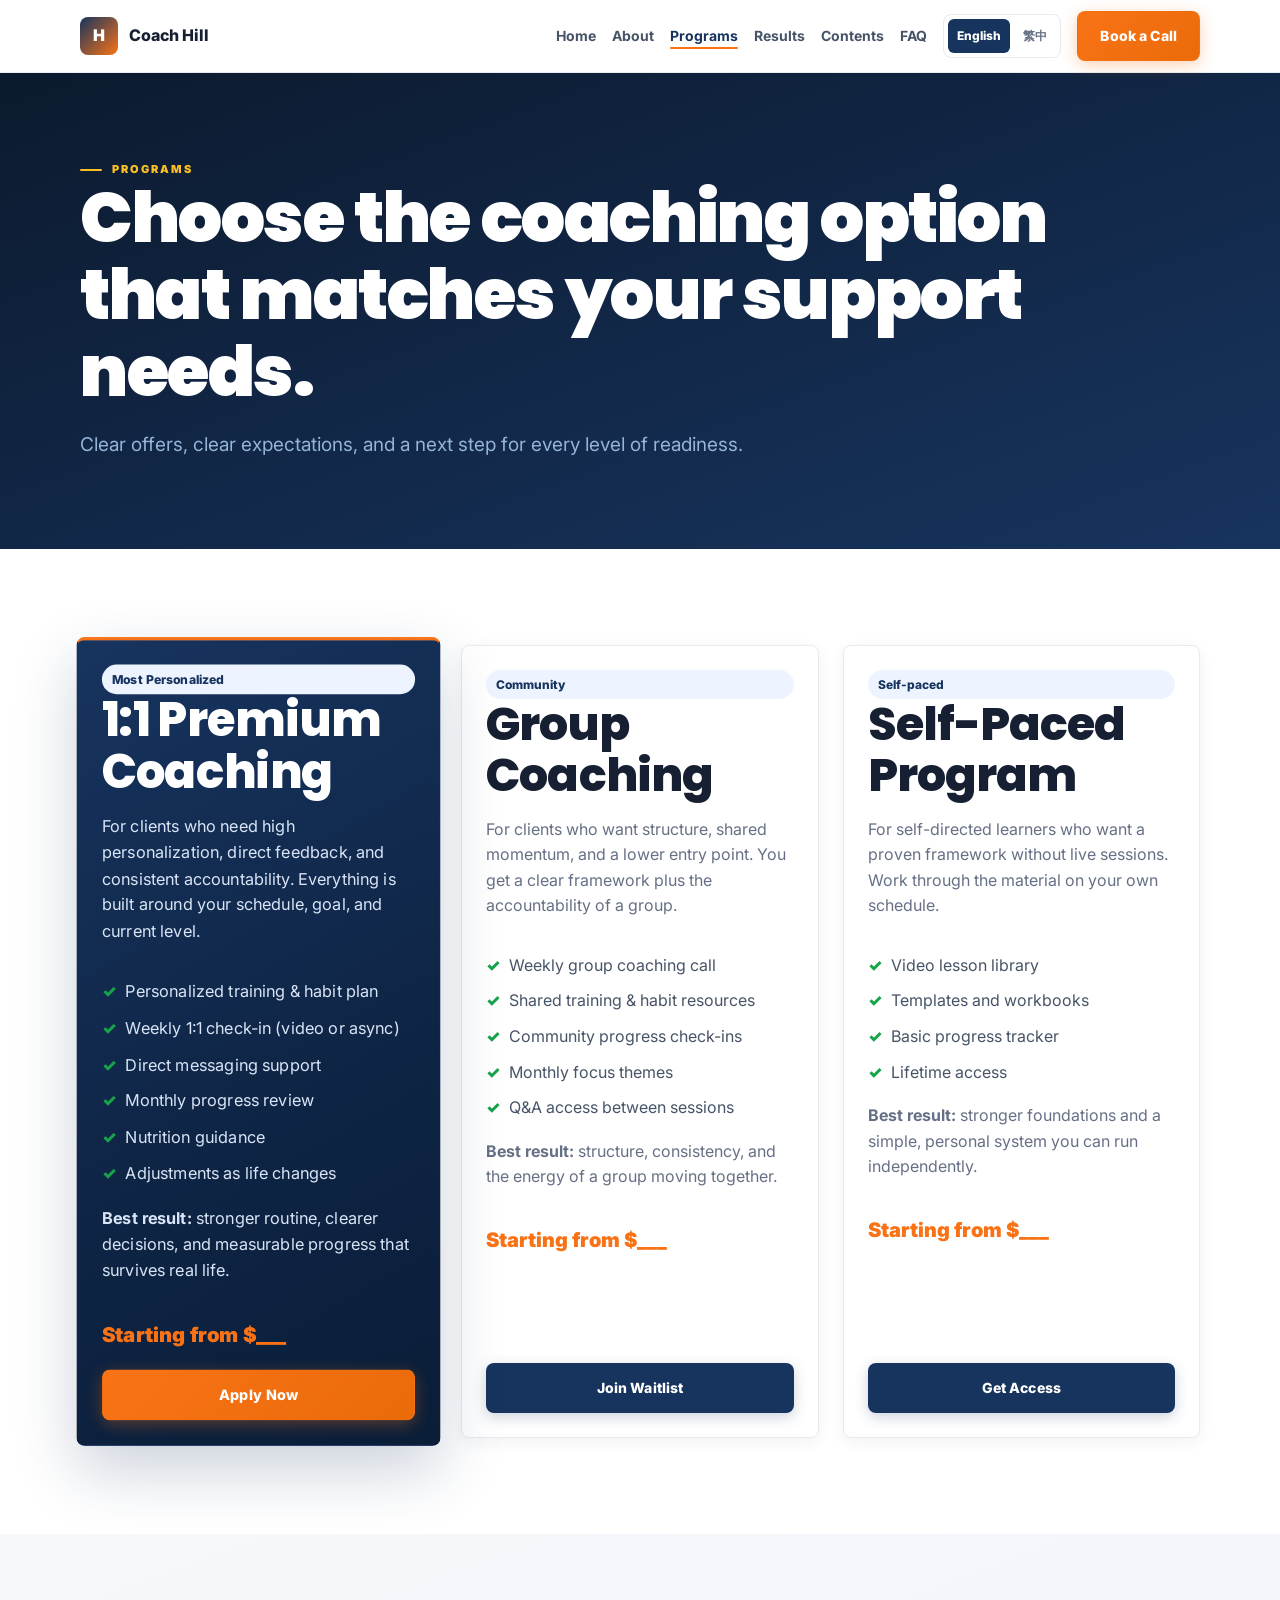
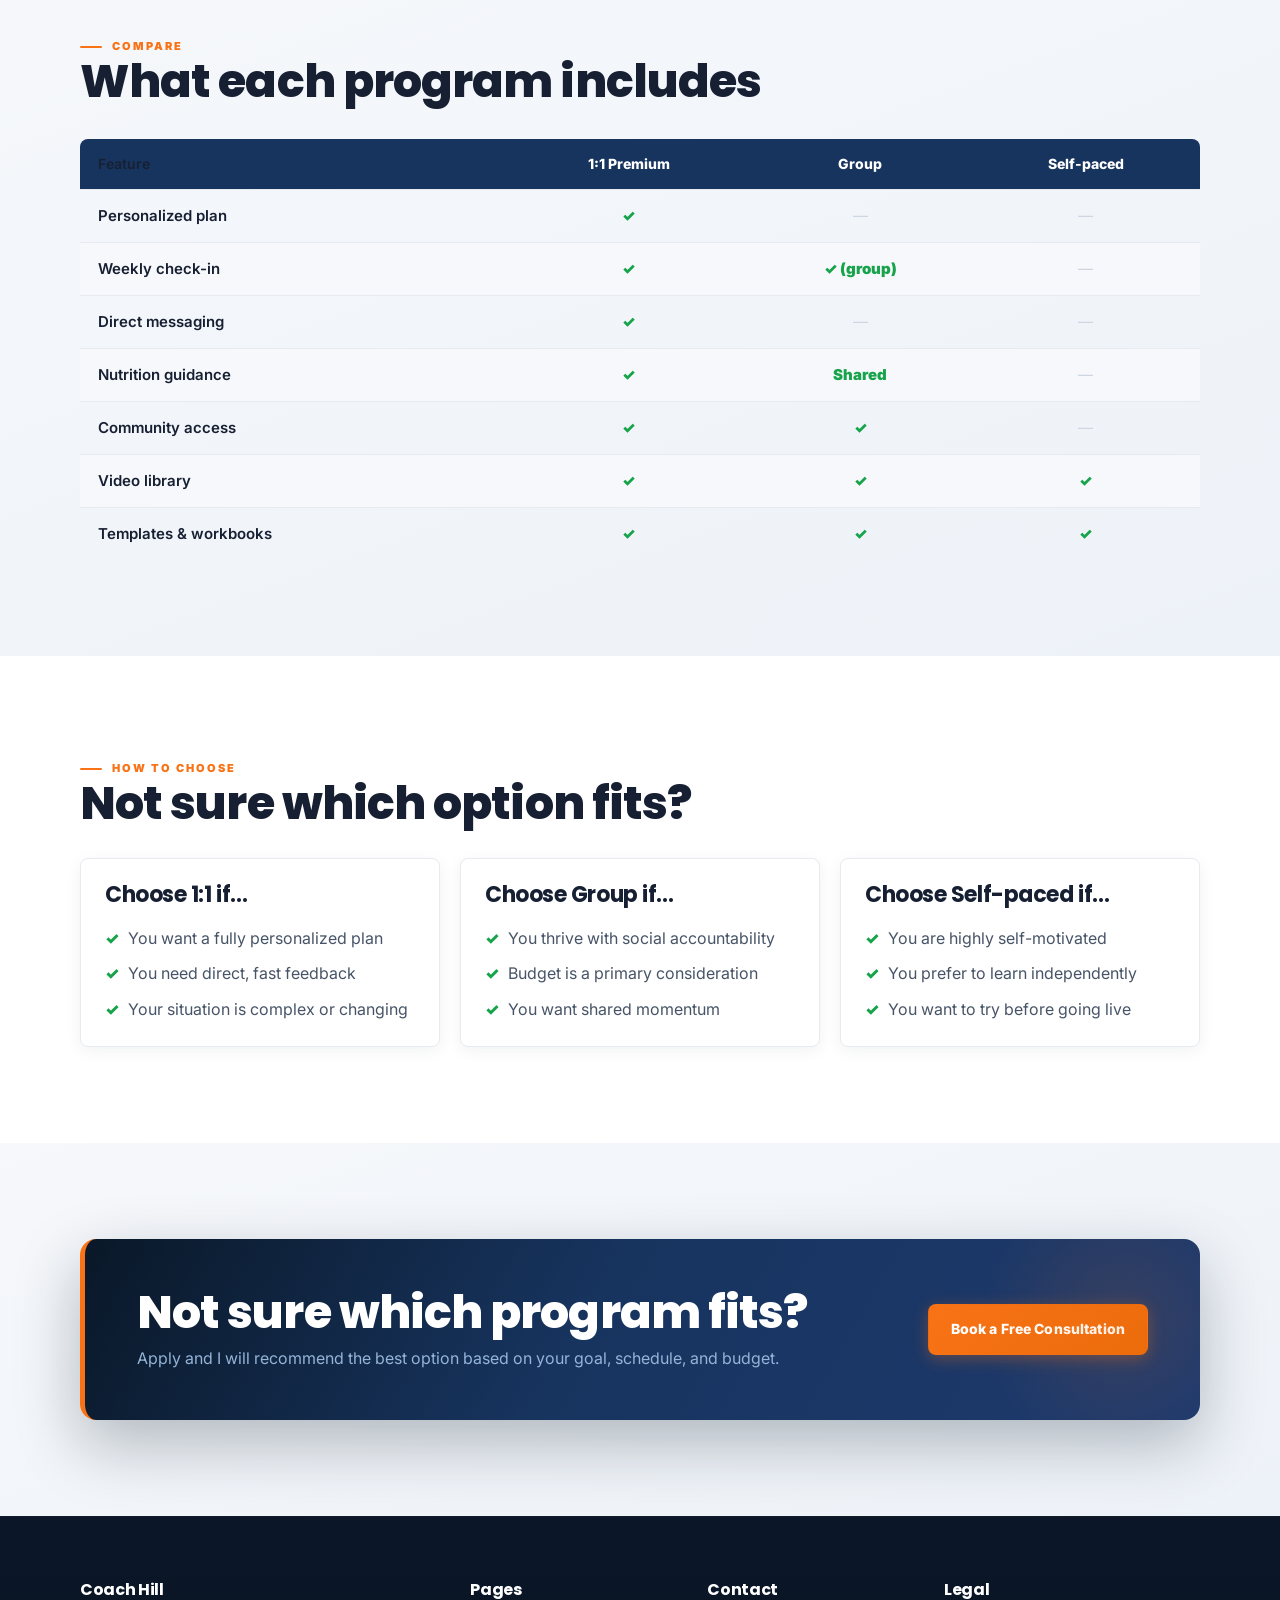
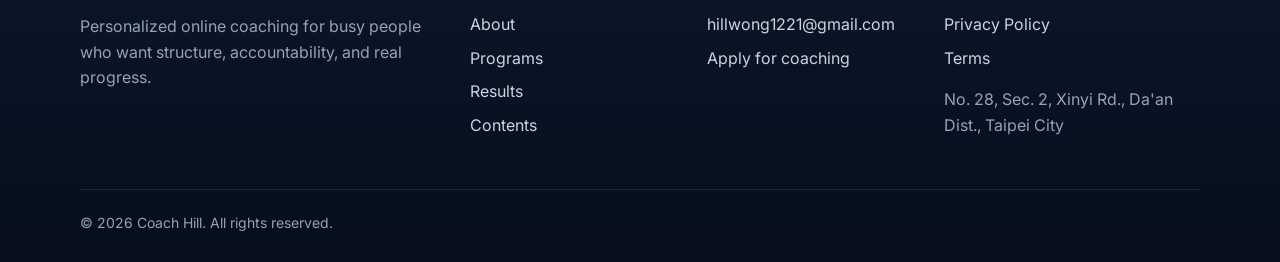
<file: programs.html>
<!DOCTYPE html>
<html lang="zh-TW">
<head>
  <meta charset="UTF-8">
  <meta name="viewport" content="width=device-width, initial-scale=1.0">
  <title>Programs | Coach Hill</title>
  <meta name="description" content="Choose the online coaching option that matches your support needs — 1:1 premium, group, or self-paced.">
  <link rel="preconnect" href="https://fonts.googleapis.com">
  <link rel="preconnect" href="https://fonts.gstatic.com" crossorigin>
  <link href="https://fonts.googleapis.com/css2?family=Inter:wght@400;500;600;700;800;900&family=Poppins:wght@600;700;800;900&display=swap" rel="stylesheet">
  <link rel="stylesheet" href="styles.css">
</head>
<body>
  <header class="site-header">
    <div class="container nav">
      <a class="brand" href="index.html"><span class="brand-mark">H</span><span>Coach Hill</span></a>
      <button class="menu-toggle" data-menu-toggle aria-label="Open menu">☰</button>
      <nav class="nav-links" data-nav-links>
        <a href="index.html">Home</a>
        <a href="about.html">About</a>
        <a href="programs.html">Programs</a>
        <a href="results.html">Results</a>
        <div class="content-nav">
          <a href="resources.html">Contents</a>
          <div class="content-dropdown">
            <div class="content-dropdown-inner">
              <div>
                <h4>Blog</h4>
                <a href="resources.html">All articles</a>
                <a href="resources.html#performance">運動表現</a>
                <a href="resources.html#force">發力調整</a>
                <a href="resources.html#rebuild">傷後重建動作模式</a>
                <a href="resources.html#other">其他</a>
              </div>
            </div>
          </div>
        </div>
        <a href="faq.html">FAQ</a>
        <a class="btn btn-primary" href="contact.html">Book a Call</a>
      </nav>
    </div>
  </header>

  <main>
    <section class="page-hero">
      <div class="container">
        <span class="eyebrow">Programs</span>
        <h1>Choose the coaching option that matches your support needs.</h1>
        <p class="lead">Clear offers, clear expectations, and a next step for every level of readiness.</p>
      </div>
    </section>

    <section class="section">
      <div class="container">
        <div class="program-grid">

          <article class="program-card featured">
            <span class="tag">Most Personalized</span>
            <h2>1:1 Premium Coaching</h2>
            <p class="muted">For clients who need high personalization, direct feedback, and consistent accountability. Everything is built around your schedule, goal, and current level.</p>
            <ul class="list">
              <li>Personalized training &amp; habit plan</li>
              <li>Weekly 1:1 check-in (video or async)</li>
              <li>Direct messaging support</li>
              <li>Monthly progress review</li>
              <li>Nutrition guidance</li>
              <li>Adjustments as life changes</li>
            </ul>
            <p class="muted" style="margin-top:18px;"><strong>Best result:</strong> stronger routine, clearer decisions, and measurable progress that survives real life.</p>
            <p class="price">Starting from $___</p>
            <a class="btn btn-primary" href="contact.html">Apply Now</a>
          </article>

          <article class="program-card">
            <span class="tag">Community</span>
            <h2>Group Coaching</h2>
            <p class="muted">For clients who want structure, shared momentum, and a lower entry point. You get a clear framework plus the accountability of a group.</p>
            <ul class="list">
              <li>Weekly group coaching call</li>
              <li>Shared training &amp; habit resources</li>
              <li>Community progress check-ins</li>
              <li>Monthly focus themes</li>
              <li>Q&amp;A access between sessions</li>
            </ul>
            <p class="muted" style="margin-top:18px;"><strong>Best result:</strong> structure, consistency, and the energy of a group moving together.</p>
            <p class="price">Starting from $___</p>
            <a class="btn btn-dark" href="contact.html">Join Waitlist</a>
          </article>

          <article class="program-card">
            <span class="tag">Self-paced</span>
            <h2>Self-Paced Program</h2>
            <p class="muted">For self-directed learners who want a proven framework without live sessions. Work through the material on your own schedule.</p>
            <ul class="list">
              <li>Video lesson library</li>
              <li>Templates and workbooks</li>
              <li>Basic progress tracker</li>
              <li>Lifetime access</li>
            </ul>
            <p class="muted" style="margin-top:18px;"><strong>Best result:</strong> stronger foundations and a simple, personal system you can run independently.</p>
            <p class="price">Starting from $___</p>
            <a class="btn btn-dark" href="contact.html">Get Access</a>
          </article>

        </div>
      </div>
    </section>

    <section class="section section-soft">
      <div class="container">
        <span class="eyebrow">Compare</span>
        <h2>What each program includes</h2>
        <div class="compare-table" style="margin-top:32px;">
          <table>
            <thead>
              <tr>
                <th>Feature</th>
                <th>1:1 Premium</th>
                <th>Group</th>
                <th>Self-paced</th>
              </tr>
            </thead>
            <tbody>
              <tr><td>Personalized plan</td><td class="check">✓</td><td class="dash">—</td><td class="dash">—</td></tr>
              <tr><td>Weekly check-in</td><td class="check">✓</td><td class="check">✓ (group)</td><td class="dash">—</td></tr>
              <tr><td>Direct messaging</td><td class="check">✓</td><td class="dash">—</td><td class="dash">—</td></tr>
              <tr><td>Nutrition guidance</td><td class="check">✓</td><td class="check">Shared</td><td class="dash">—</td></tr>
              <tr><td>Community access</td><td class="check">✓</td><td class="check">✓</td><td class="dash">—</td></tr>
              <tr><td>Video library</td><td class="check">✓</td><td class="check">✓</td><td class="check">✓</td></tr>
              <tr><td>Templates &amp; workbooks</td><td class="check">✓</td><td class="check">✓</td><td class="check">✓</td></tr>
            </tbody>
          </table>
        </div>
      </div>
    </section>

    <section class="section">
      <div class="container">
        <span class="eyebrow">How to choose</span>
        <h2>Not sure which option fits?</h2>
        <div class="grid-3" style="margin-top:30px;">
          <div class="card">
            <h3>Choose 1:1 if…</h3>
            <ul class="list">
              <li>You want a fully personalized plan</li>
              <li>You need direct, fast feedback</li>
              <li>Your situation is complex or changing</li>
            </ul>
          </div>
          <div class="card">
            <h3>Choose Group if…</h3>
            <ul class="list">
              <li>You thrive with social accountability</li>
              <li>Budget is a primary consideration</li>
              <li>You want shared momentum</li>
            </ul>
          </div>
          <div class="card">
            <h3>Choose Self-paced if…</h3>
            <ul class="list">
              <li>You are highly self-motivated</li>
              <li>You prefer to learn independently</li>
              <li>You want to try before going live</li>
            </ul>
          </div>
        </div>
      </div>
    </section>

    <section class="section section-soft">
      <div class="container">
        <div class="cta-band">
          <div>
            <h2>Not sure which program fits?</h2>
            <p>Apply and I will recommend the best option based on your goal, schedule, and budget.</p>
          </div>
          <a class="btn btn-primary" href="contact.html">Book a Free Consultation</a>
        </div>
      </div>
    </section>
  </main>

  <footer class="footer">
    <div class="container footer-grid">
      <div><h4>Coach Hill</h4><p>Personalized online coaching for busy people who want structure, accountability, and real progress.</p></div>
      <div><h4>Pages</h4><a href="about.html">About</a><a href="programs.html">Programs</a><a href="results.html">Results</a><a href="resources.html">Contents</a></div>
      <div><h4>Contact</h4><a href="mailto:hillwong1221@gmail.com">hillwong1221@gmail.com</a><a href="contact.html">Apply for coaching</a></div>
      <div><h4>Legal</h4><a href="#">Privacy Policy</a><a href="#">Terms</a><p>台北市大安區信義路二段28號</p></div>
    </div>
    <div class="container copyright">© 2026 Coach Hill. All rights reserved.</div>
  </footer>
  <script src="script.js"></script>
</body>
</html>
</file>
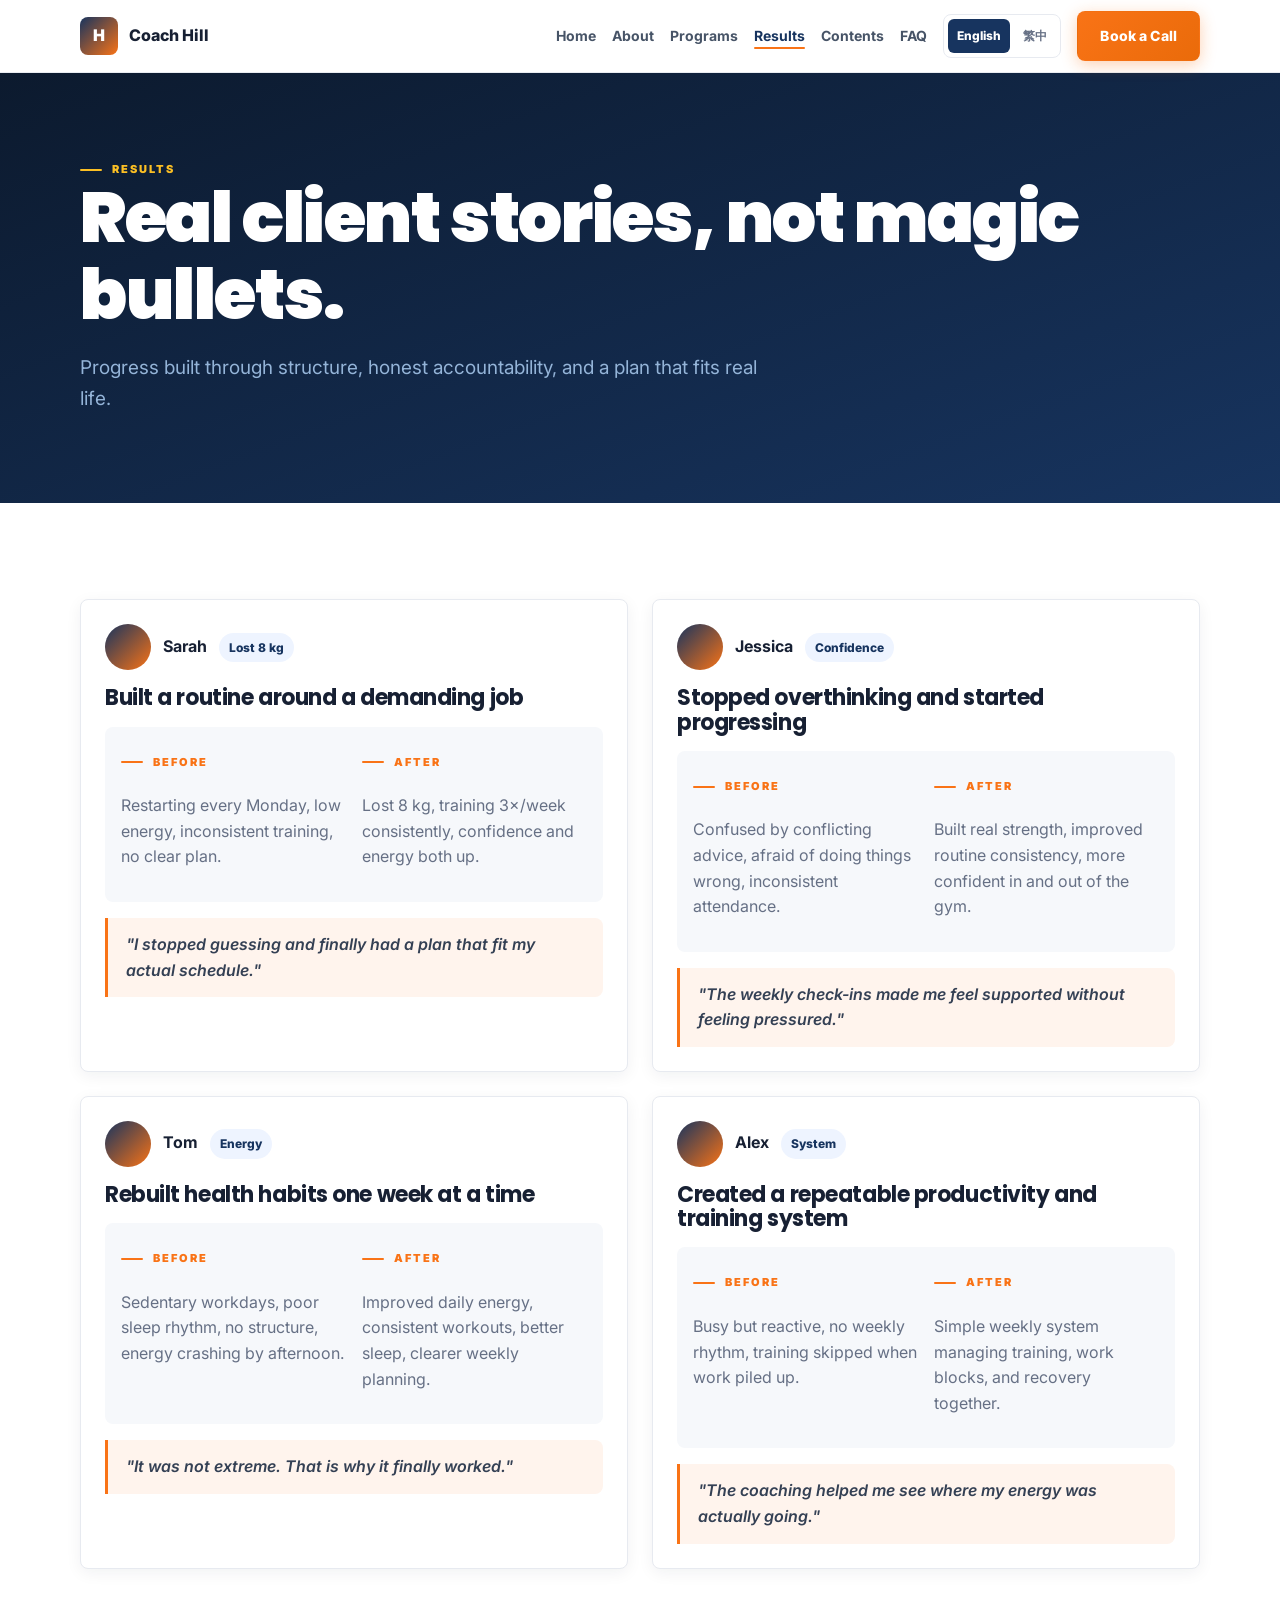
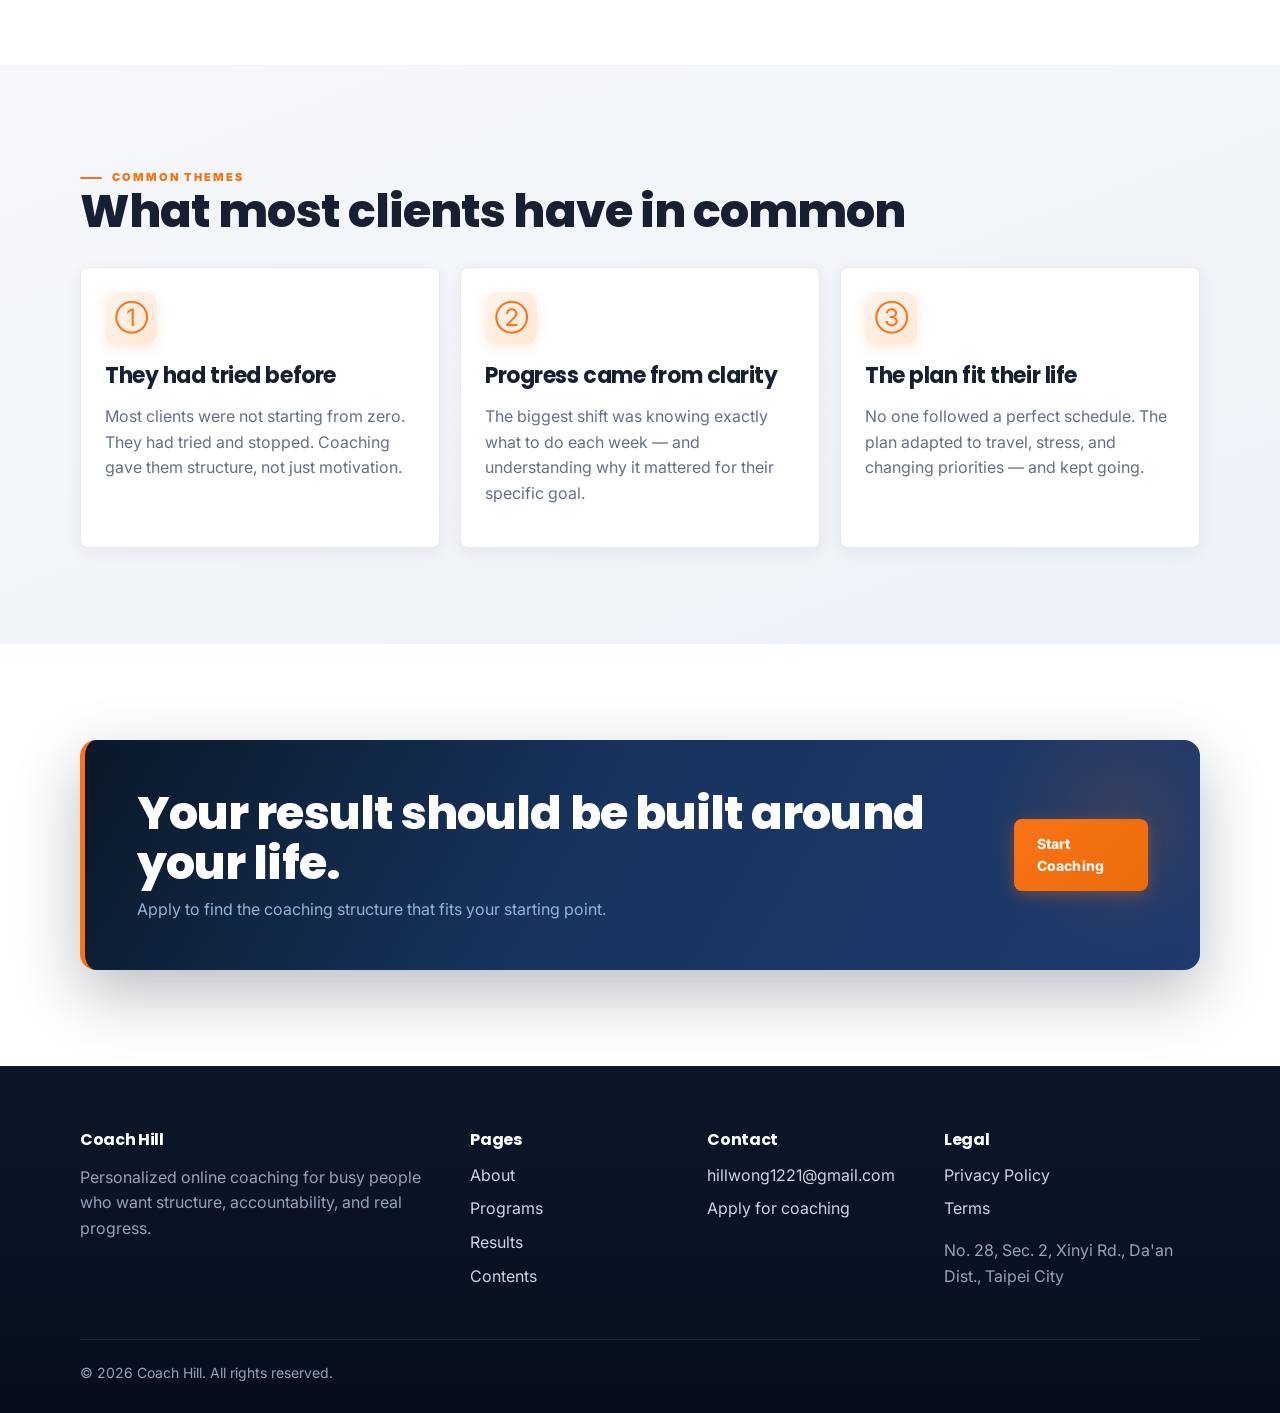
<file: results.html>
<!DOCTYPE html>
<html lang="zh-TW">
<head>
  <meta charset="UTF-8">
  <meta name="viewport" content="width=device-width, initial-scale=1.0">
  <title>Results | Coach Hill</title>
  <meta name="description" content="Real client stories built through structure, accountability, and consistent coaching.">
  <link rel="preconnect" href="https://fonts.googleapis.com">
  <link rel="preconnect" href="https://fonts.gstatic.com" crossorigin>
  <link href="https://fonts.googleapis.com/css2?family=Inter:wght@400;500;600;700;800;900&family=Poppins:wght@600;700;800;900&display=swap" rel="stylesheet">
  <link rel="stylesheet" href="styles.css">
</head>
<body>
  <header class="site-header">
    <div class="container nav">
      <a class="brand" href="index.html"><span class="brand-mark">H</span><span>Coach Hill</span></a>
      <button class="menu-toggle" data-menu-toggle aria-label="Open menu">☰</button>
      <nav class="nav-links" data-nav-links>
        <a href="index.html">Home</a>
        <a href="about.html">About</a>
        <a href="programs.html">Programs</a>
        <a href="results.html">Results</a>
        <div class="content-nav">
          <a href="resources.html">Contents</a>
          <div class="content-dropdown">
            <div class="content-dropdown-inner">
              <div>
                <h4>Blog</h4>
                <a href="resources.html">All articles</a>
                <a href="resources.html#performance">運動表現</a>
                <a href="resources.html#force">發力調整</a>
                <a href="resources.html#rebuild">傷後重建動作模式</a>
                <a href="resources.html#other">其他</a>
              </div>
            </div>
          </div>
        </div>
        <a href="faq.html">FAQ</a>
        <a class="btn btn-primary" href="contact.html">Book a Call</a>
      </nav>
    </div>
  </header>

  <main>
    <section class="page-hero">
      <div class="container">
        <span class="eyebrow">Results</span>
        <h1>Real client stories, not magic bullets.</h1>
        <p class="lead">Progress built through structure, honest accountability, and a plan that fits real life.</p>
      </div>
    </section>

    <section class="section">
      <div class="container">
        <div class="results-grid">

          <article class="case-card">
            <div class="case-header">
              <span class="avatar case-avatar"></span>
              <div>
                <strong>Sarah</strong>
                <span class="tag" style="margin-left:8px;">Lost 8 kg</span>
              </div>
            </div>
            <h3>Built a routine around a demanding job</h3>
            <div class="case-ba">
              <div>
                <p class="eyebrow" style="margin-bottom:6px;">Before</p>
                <p class="muted">Restarting every Monday, low energy, inconsistent training, no clear plan.</p>
              </div>
              <div>
                <p class="eyebrow" style="margin-bottom:6px;">After</p>
                <p class="muted">Lost 8 kg, training 3×/week consistently, confidence and energy both up.</p>
              </div>
            </div>
            <blockquote class="case-quote">"I stopped guessing and finally had a plan that fit my actual schedule."</blockquote>
          </article>

          <article class="case-card">
            <div class="case-header">
              <span class="avatar case-avatar"></span>
              <div>
                <strong>Jessica</strong>
                <span class="tag" style="margin-left:8px;">Confidence</span>
              </div>
            </div>
            <h3>Stopped overthinking and started progressing</h3>
            <div class="case-ba">
              <div>
                <p class="eyebrow" style="margin-bottom:6px;">Before</p>
                <p class="muted">Confused by conflicting advice, afraid of doing things wrong, inconsistent attendance.</p>
              </div>
              <div>
                <p class="eyebrow" style="margin-bottom:6px;">After</p>
                <p class="muted">Built real strength, improved routine consistency, more confident in and out of the gym.</p>
              </div>
            </div>
            <blockquote class="case-quote">"The weekly check-ins made me feel supported without feeling pressured."</blockquote>
          </article>

          <article class="case-card">
            <div class="case-header">
              <span class="avatar case-avatar"></span>
              <div>
                <strong>Tom</strong>
                <span class="tag" style="margin-left:8px;">Energy</span>
              </div>
            </div>
            <h3>Rebuilt health habits one week at a time</h3>
            <div class="case-ba">
              <div>
                <p class="eyebrow" style="margin-bottom:6px;">Before</p>
                <p class="muted">Sedentary workdays, poor sleep rhythm, no structure, energy crashing by afternoon.</p>
              </div>
              <div>
                <p class="eyebrow" style="margin-bottom:6px;">After</p>
                <p class="muted">Improved daily energy, consistent workouts, better sleep, clearer weekly planning.</p>
              </div>
            </div>
            <blockquote class="case-quote">"It was not extreme. That is why it finally worked."</blockquote>
          </article>

          <article class="case-card">
            <div class="case-header">
              <span class="avatar case-avatar"></span>
              <div>
                <strong>Alex</strong>
                <span class="tag" style="margin-left:8px;">System</span>
              </div>
            </div>
            <h3>Created a repeatable productivity and training system</h3>
            <div class="case-ba">
              <div>
                <p class="eyebrow" style="margin-bottom:6px;">Before</p>
                <p class="muted">Busy but reactive, no weekly rhythm, training skipped when work piled up.</p>
              </div>
              <div>
                <p class="eyebrow" style="margin-bottom:6px;">After</p>
                <p class="muted">Simple weekly system managing training, work blocks, and recovery together.</p>
              </div>
            </div>
            <blockquote class="case-quote">"The coaching helped me see where my energy was actually going."</blockquote>
          </article>

        </div>
      </div>
    </section>

    <section class="section section-soft">
      <div class="container">
        <span class="eyebrow">Common themes</span>
        <h2>What most clients have in common</h2>
        <div class="grid-3" style="margin-top:30px;">
          <div class="card">
            <div class="card-icon">①</div>
            <h3>They had tried before</h3>
            <p class="muted">Most clients were not starting from zero. They had tried and stopped. Coaching gave them structure, not just motivation.</p>
          </div>
          <div class="card">
            <div class="card-icon">②</div>
            <h3>Progress came from clarity</h3>
            <p class="muted">The biggest shift was knowing exactly what to do each week — and understanding why it mattered for their specific goal.</p>
          </div>
          <div class="card">
            <div class="card-icon">③</div>
            <h3>The plan fit their life</h3>
            <p class="muted">No one followed a perfect schedule. The plan adapted to travel, stress, and changing priorities — and kept going.</p>
          </div>
        </div>
      </div>
    </section>

    <section class="section">
      <div class="container">
        <div class="cta-band">
          <div>
            <h2>Your result should be built around your life.</h2>
            <p>Apply to find the coaching structure that fits your starting point.</p>
          </div>
          <a class="btn btn-primary" href="contact.html">Start Coaching</a>
        </div>
      </div>
    </section>
  </main>

  <footer class="footer">
    <div class="container footer-grid">
      <div><h4>Coach Hill</h4><p>Personalized online coaching for busy people who want structure, accountability, and real progress.</p></div>
      <div><h4>Pages</h4><a href="about.html">About</a><a href="programs.html">Programs</a><a href="results.html">Results</a><a href="resources.html">Contents</a></div>
      <div><h4>Contact</h4><a href="mailto:hillwong1221@gmail.com">hillwong1221@gmail.com</a><a href="contact.html">Apply for coaching</a></div>
      <div><h4>Legal</h4><a href="#">Privacy Policy</a><a href="#">Terms</a><p>台北市大安區信義路二段28號</p></div>
    </div>
    <div class="container copyright">© 2026 Coach Hill. All rights reserved.</div>
  </footer>
  <script src="script.js"></script>
</body>
</html>
</file>
<file: styles.css>
:root {
  --ink: #172033;
  --muted: #667085;
  --line: #e7eaf0;
  --paper: #ffffff;
  --soft: #f6f8fb;
  --navy: #17345f;
  --navy-2: #102642;
  --accent: #f97316;
  --accent-2: #fbbf24;
  --green: #16a34a;
  --shadow: 0 18px 45px rgba(23, 32, 51, 0.1);
  --radius: 8px;
}

* { box-sizing: border-box; }
html { scroll-behavior: smooth; }
[id] { scroll-margin-top: 90px; }
body {
  margin: 0;
  font-family: Inter, system-ui, -apple-system, BlinkMacSystemFont, "Segoe UI", sans-serif;
  color: var(--ink);
  background: var(--paper);
  line-height: 1.6;
}
img { max-width: 100%; display: block; }
a { color: inherit; text-decoration: none; }

.container {
  width: min(1120px, calc(100% - 40px));
  margin: 0 auto;
}

.site-header {
  position: sticky;
  top: 0;
  z-index: 40;
  background: rgba(255, 255, 255, 0.94);
  border-bottom: 1px solid rgba(231, 234, 240, 0.9);
  backdrop-filter: blur(14px);
}
.nav {
  min-height: 72px;
  display: flex;
  align-items: center;
  justify-content: space-between;
  gap: 22px;
}
.brand {
  display: flex;
  align-items: center;
  gap: 11px;
  font-weight: 800;
  letter-spacing: 0;
}
.brand-mark {
  width: 38px;
  height: 38px;
  border-radius: 8px;
  display: grid;
  place-items: center;
  color: #fff;
  background: linear-gradient(135deg, var(--navy), var(--accent));
  font-weight: 900;
}
.nav-links {
  display: flex;
  align-items: center;
  gap: 16px;
  font-size: 14px;
  font-weight: 700;
  color: #475467;
}
.nav-links a:hover { color: var(--navy); }
.nav-links a.nav-active,
.content-nav.nav-active > a { color: var(--navy); position: relative; }
.nav-links a.nav-active::after,
.content-nav.nav-active > a::after {
  content: "";
  position: absolute;
  left: 0;
  bottom: -2px;
  width: 100%;
  height: 2px;
  background: var(--accent);
  border-radius: 2px;
}
.content-nav {
  position: relative;
  display: flex;
  align-items: center;
  min-height: 72px;
}
.content-nav > a {
  display: inline-flex;
  align-items: center;
  min-height: 72px;
}
.content-nav > a::after {
  content: "";
  width: 0;
  height: 2px;
  position: absolute;
  left: 0;
  right: 0;
  bottom: 12px;
  margin: auto;
  background: var(--accent);
  transition: width 0.18s ease;
}
.content-nav:hover > a::after,
.content-nav:focus-within > a::after {
  width: 100%;
}
.content-dropdown {
  position: fixed;
  left: 0;
  right: 0;
  top: 72px;
  background: #111111;
  color: #fff;
  border-top: 1px solid rgba(255,255,255,0.08);
  box-shadow: 0 24px 60px rgba(0,0,0,0.28);
  opacity: 0;
  visibility: hidden;
  transform: translateY(-8px);
  transition: opacity 0.16s ease, transform 0.16s ease, visibility 0.16s ease;
}
.content-nav:hover .content-dropdown,
.content-nav:focus-within .content-dropdown {
  opacity: 1;
  visibility: visible;
  transform: translateY(0);
}
.content-dropdown-inner {
  width: min(1120px, calc(100% - 40px));
  margin: 0 auto;
  padding: 44px 0 50px;
  display: grid;
  grid-template-columns: 1fr 1fr 1.4fr;
  gap: 48px;
}
.content-dropdown h4 {
  margin: 0 0 18px;
  color: #fff;
  font-size: 26px;
  line-height: 1;
}
.content-dropdown a {
  display: block;
  color: #f8fafc;
  font-size: 20px;
  font-weight: 800;
  padding: 5px 0;
}
.content-dropdown a:hover { color: var(--accent-2); }
.language-switch {
  display: inline-flex;
  align-items: center;
  gap: 4px;
  padding: 4px;
  border: 1px solid var(--line);
  border-radius: 8px;
  background: #fff;
}
.language-switch button {
  border: 0;
  border-radius: 6px;
  background: transparent;
  color: #667085;
  cursor: pointer;
  font: inherit;
  font-size: 12px;
  font-weight: 800;
  padding: 7px 9px;
}
.language-switch button.active {
  color: #fff;
  background: var(--navy);
}
.menu-toggle {
  display: none;
  border: 1px solid var(--line);
  background: #fff;
  border-radius: 8px;
  width: 42px;
  height: 42px;
  font-size: 20px;
}

.btn {
  display: inline-flex;
  align-items: center;
  justify-content: center;
  gap: 8px;
  border-radius: 8px;
  padding: 13px 22px;
  font-weight: 800;
  font-size: 14px;
  letter-spacing: 0.01em;
  border: 1px solid transparent;
  transition: transform 0.2s ease, box-shadow 0.2s ease, background 0.2s ease, opacity 0.2s ease;
  cursor: pointer;
}
.btn:hover { transform: translateY(-2px); }
.btn-primary {
  color: #fff;
  background: linear-gradient(135deg, var(--accent) 0%, #ea6b0a 100%);
  box-shadow: 0 4px 16px rgba(249, 115, 22, 0.32);
}
.btn-primary:hover {
  box-shadow: 0 10px 28px rgba(249, 115, 22, 0.46);
}
.btn-dark { color: #fff; background: var(--navy); box-shadow: 0 4px 14px rgba(23, 52, 95, 0.22); }
.btn-dark:hover { box-shadow: 0 8px 24px rgba(23, 52, 95, 0.34); }
.btn-light { color: var(--navy); background: #fff; border-color: var(--line); }
.btn-light:hover { background: var(--soft); box-shadow: 0 6px 18px rgba(23, 32, 51, 0.1); }
.btn-ghost { color: var(--navy); background: transparent; border-color: rgba(23, 52, 95, 0.28); }
.btn-ghost:hover { background: rgba(23, 52, 95, 0.05); }

.section { padding: 96px 0; }
.section-soft {
  background: linear-gradient(160deg, var(--soft) 0%, #edf2f8 100%);
}
.eyebrow {
  display: inline-flex;
  align-items: center;
  gap: 10px;
  color: var(--accent);
  font-size: 11px;
  text-transform: uppercase;
  letter-spacing: 0.18em;
  font-weight: 900;
}
.eyebrow::before {
  content: '';
  display: block;
  width: 22px;
  height: 2px;
  background: var(--accent);
  border-radius: 2px;
  flex-shrink: 0;
}
h1, h2, h3, h4 {
  font-family: Poppins, Inter, sans-serif;
  line-height: 1.1;
  margin: 0;
  letter-spacing: -0.02em;
}
h1 { font-size: clamp(38px, 6.5vw, 70px); font-weight: 900; }
h2 { font-size: clamp(28px, 4vw, 46px); font-weight: 800; }
h3 { font-size: 22px; font-weight: 700; }
h4 { font-size: 16px; font-weight: 700; }
.lead {
  color: var(--muted);
  font-size: 19px;
  line-height: 1.65;
  max-width: 680px;
}

.hero {
  padding: 100px 0 80px;
  background:
    linear-gradient(120deg, rgba(10, 20, 38, 0.97) 0%, rgba(23, 52, 95, 0.92) 55%, rgba(30, 58, 110, 0.72) 100%),
    url("https://images.unsplash.com/photo-1517838277536-f5f99be501cd?auto=format&fit=crop&w=1800&q=80") center / cover;
}
.hero-grid {
  display: grid;
  grid-template-columns: minmax(0, 1.04fr) minmax(300px, 0.76fr);
  gap: 52px;
  align-items: center;
}
.hero-card {
  background: #fff;
  border: 1px solid rgba(231, 234, 240, 0.5);
  border-top: 4px solid var(--accent);
  border-radius: var(--radius);
  padding: 38px;
  box-shadow: 0 32px 80px rgba(0, 0, 0, 0.32);
}
.hero-actions, .actions { display: flex; flex-wrap: wrap; gap: 12px; margin-top: 28px; }
.hero-points {
  display: grid;
  grid-template-columns: repeat(3, 1fr);
  gap: 12px;
  margin-top: 32px;
}
.metric, .card, .program-card, .testimonial, .faq-item, .blog-card, .case-card {
  background: #fff;
  border: 1px solid var(--line);
  border-radius: var(--radius);
  box-shadow: 0 4px 16px rgba(23, 32, 51, 0.06);
  transition: transform 0.22s ease, box-shadow 0.22s ease;
}
.card:hover, .blog-card:hover, .case-card:hover {
  transform: translateY(-5px);
  box-shadow: 0 20px 52px rgba(23, 32, 51, 0.13);
}
.program-card:hover:not(.featured) {
  transform: translateY(-5px);
  box-shadow: 0 20px 52px rgba(23, 32, 51, 0.13);
}
.program-card.featured {
  transform: scale(1.02);
  box-shadow: 0 24px 60px rgba(23, 52, 95, 0.22);
}
.metric { padding: 18px; }
.metric strong { display: block; color: var(--accent); font-size: 30px; font-weight: 900; line-height: 1; letter-spacing: -0.03em; }
.metric span { color: var(--muted); font-size: 12px; font-weight: 600; text-transform: uppercase; letter-spacing: 0.06em; margin-top: 4px; display: block; }

.image-panel {
  overflow: hidden;
  border-radius: 16px;
  box-shadow: 0 40px 90px rgba(0, 0, 0, 0.28), 0 0 0 1px rgba(255,255,255,0.12);
  position: relative;
}
.image-panel img { width: 100%; height: 580px; object-fit: cover; }

.split {
  display: grid;
  grid-template-columns: 0.92fr 1.08fr;
  gap: 56px;
  align-items: center;
}
.grid-3 {
  display: grid;
  grid-template-columns: repeat(3, 1fr);
  gap: 20px;
}
.grid-2 {
  display: grid;
  grid-template-columns: repeat(2, 1fr);
  gap: 24px;
}
.card, .program-card, .testimonial, .blog-card, .case-card { padding: 24px; }
.card-icon {
  width: 52px;
  height: 52px;
  border-radius: 12px;
  display: grid;
  place-items: center;
  background: linear-gradient(135deg, #fff4ed 0%, #ffe8d4 100%);
  color: var(--accent);
  font-size: 24px;
  margin-bottom: 20px;
  box-shadow: 0 4px 12px rgba(249, 115, 22, 0.15);
}
.muted { color: var(--muted); }
.list {
  padding: 0;
  margin: 18px 0 0;
  list-style: none;
  display: grid;
  gap: 10px;
}
.list li { color: #475467; }
.list li::before { content: "✓"; color: var(--green); font-weight: 900; margin-right: 9px; }

.steps {
  counter-reset: step;
  display: grid;
  grid-template-columns: repeat(4, 1fr);
  gap: 16px;
}
.step {
  background: #fff;
  border: 1px solid var(--line);
  border-top: 3px solid var(--line);
  border-radius: var(--radius);
  padding: 22px;
  transition: border-top-color 0.22s ease, transform 0.22s ease, box-shadow 0.22s ease;
}
.step:hover {
  border-top-color: var(--accent);
  transform: translateY(-3px);
  box-shadow: 0 16px 40px rgba(23, 32, 51, 0.11);
}
.step::before {
  counter-increment: step;
  content: counter(step);
  display: grid;
  place-items: center;
  width: 34px;
  height: 34px;
  border-radius: 8px;
  background: var(--navy);
  color: #fff;
  font-weight: 900;
  margin-bottom: 16px;
}
.program-card.featured {
  background: linear-gradient(150deg, var(--navy) 0%, #0e2444 60%, #0a1e38 100%);
  color: #fff;
  border-color: transparent;
  border-top: 3px solid var(--accent);
}
.program-card.featured .muted, .program-card.featured li { color: #d9e5f6; }
.price { font-size: 20px; color: var(--accent); font-weight: 900; margin: 18px 0; }
.tag {
  display: inline-flex;
  border-radius: 999px;
  background: #eef4ff;
  color: var(--navy);
  padding: 5px 10px;
  font-size: 12px;
  font-weight: 800;
}

.testimonial blockquote {
  margin: 16px 0 0;
  padding: 14px 16px;
  background: var(--soft);
  border-left: 3px solid var(--accent);
  border-radius: 0 var(--radius) var(--radius) 0;
  color: #344054;
  font-weight: 600;
  font-style: italic;
}
blockquote {
  margin: 18px 0 0;
  color: #344054;
  font-weight: 600;
}
.avatar-row { display: flex; align-items: center; gap: 12px; }
.avatar {
  width: 46px;
  height: 46px;
  border-radius: 50%;
  background: linear-gradient(135deg, var(--navy), var(--accent));
}
.faq-item { padding: 0; overflow: hidden; }
.faq-q {
  width: 100%;
  border: 0;
  background: #fff;
  padding: 20px;
  text-align: left;
  display: flex;
  justify-content: space-between;
  gap: 20px;
  font-weight: 800;
  color: var(--ink);
  cursor: pointer;
}
.faq-a { display: none; padding: 0 20px 20px; color: var(--muted); }
.faq-item.open .faq-a { display: block; }

.page-hero {
  padding: 80px 0 70px;
  background: linear-gradient(160deg, #0c1a2e 0%, var(--navy) 100%);
  color: #fff;
  border-bottom: none;
}
.page-hero h1 { color: #fff; }
.page-hero .lead { color: #94b4d8; }
.page-hero .eyebrow { color: var(--accent-2); }
.page-hero .eyebrow::before { background: var(--accent-2); }
.contents-hero {
  padding: 74px 0;
  background: #0f0f10;
  color: #fff;
  border-bottom: 1px solid rgba(255,255,255,0.08);
}
.contents-hero .lead { color: #cbd5e1; }
.contents-menu-section {
  background: #151515;
  color: #fff;
  padding: 48px 0 64px;
}
.contents-menu-grid {
  display: grid;
  grid-template-columns: 1fr 1fr 1fr;
  gap: 42px;
  align-items: start;
}
.contents-menu-grid h2 {
  font-size: 30px;
  margin-bottom: 20px;
}
.contents-menu-grid a {
  display: block;
  color: #f8fafc;
  font-size: 22px;
  font-weight: 800;
  padding: 5px 0;
}
.contents-menu-grid a:hover { color: var(--accent-2); }
.contents-feature img {
  width: 100%;
  aspect-ratio: 1.35;
  object-fit: cover;
  border-radius: 28px;
}
.contents-feature h3 {
  text-align: center;
  color: #fff;
  margin-top: 18px;
  font-size: 24px;
}
.contents-list { background: #0d1320; color: #fff; }
.contents-list .muted { color: #cbd5e1; }
.featured-article {
  display: grid;
  grid-template-columns: 1.1fr 0.9fr;
  gap: 54px;
  align-items: center;
  margin-bottom: 48px;
}
.featured-article img {
  width: 100%;
  min-height: 420px;
  object-fit: cover;
  border-radius: 28px;
}
.featured-article h2 { color: #fff; }
.featured-article p { color: #e2e8f0; }
.article-grid {
  display: grid;
  grid-template-columns: repeat(3, 1fr);
  gap: 20px;
}
.contents-list .blog-card {
  background: #162035;
  border-color: rgba(255,255,255,0.1);
}
.contents-list .blog-card h3 { color: #fff; }
.contents-list .btn-ghost {
  color: #fff;
  border-color: rgba(255,255,255,0.24);
}
.program-grid {
  display: grid;
  grid-template-columns: repeat(3, 1fr);
  gap: 24px;
  align-items: start;
}
.program-grid .program-card { height: 100%; display: flex; flex-direction: column; }
.program-grid .program-card .btn { margin-top: auto; }

.results-grid {
  display: grid;
  grid-template-columns: repeat(2, 1fr);
  gap: 24px;
}
.case-card {
  display: flex;
  flex-direction: column;
  gap: 16px;
}
.case-header {
  display: flex;
  align-items: center;
  gap: 12px;
}
.case-avatar {
  width: 46px;
  height: 46px;
  border-radius: 50%;
  background: linear-gradient(135deg, var(--navy), var(--accent));
  flex-shrink: 0;
}
.case-ba {
  display: grid;
  grid-template-columns: 1fr 1fr;
  gap: 16px;
  background: var(--soft);
  border-radius: var(--radius);
  padding: 16px;
}
.case-quote {
  margin: 0;
  padding: 14px 18px;
  background: #fff4ed;
  border-left: 3px solid var(--accent);
  border-radius: 0 var(--radius) var(--radius) 0;
  color: #344054;
  font-weight: 600;
  font-style: italic;
}

.compare-table { overflow-x: auto; }
.compare-table table {
  width: 100%;
  border-collapse: collapse;
  font-size: 15px;
}
.compare-table th, .compare-table td {
  padding: 14px 18px;
  text-align: center;
  border-bottom: 1px solid var(--line);
}
.compare-table th:first-child, .compare-table td:first-child {
  text-align: left;
  font-weight: 600;
  color: var(--ink);
}
.compare-table thead th {
  background: var(--navy);
  color: #fff;
  font-weight: 800;
  font-size: 14px;
}
.compare-table thead th:first-child { border-radius: 8px 0 0 0; }
.compare-table thead th:last-child { border-radius: 0 8px 0 0; }
.compare-table tbody tr:last-child td { border-bottom: none; }
.compare-table tbody tr:nth-child(even) { background: var(--soft); }
.compare-table .check { color: var(--green); font-weight: 900; }
.compare-table .dash { color: #cbd5e1; }

.contact-form {
  display: grid;
  gap: 16px;
}
.field {
  display: grid;
  gap: 7px;
}
.field label { font-weight: 800; font-size: 14px; }
.field input, .field select, .field textarea {
  width: 100%;
  border: 1px solid var(--line);
  border-radius: 8px;
  padding: 13px 14px;
  font: inherit;
  color: var(--ink);
  background: #fff;
}
.field textarea { min-height: 130px; resize: vertical; }

.cta-band {
  background: linear-gradient(120deg, #0a1828 0%, var(--navy) 45%, #1e3a6e 100%);
  color: #fff;
  border-radius: 16px;
  padding: 48px 52px;
  display: flex;
  justify-content: space-between;
  align-items: center;
  gap: 32px;
  border-left: 5px solid var(--accent);
  box-shadow: 0 24px 64px rgba(10, 24, 40, 0.28);
  position: relative;
  overflow: hidden;
}
.cta-band::before {
  content: '';
  position: absolute;
  top: -60px;
  right: -60px;
  width: 280px;
  height: 280px;
  background: radial-gradient(circle, rgba(249,115,22,0.12) 0%, transparent 70%);
  pointer-events: none;
}
.cta-band h2 { color: #fff; }
.cta-band p { color: #94b4d8; margin: 8px 0 0; }

.footer {
  padding: 64px 0 28px;
  background: linear-gradient(180deg, #0b1729 0%, #060e1c 100%);
  color: #94a3b8;
  border-top: 1px solid rgba(255,255,255,0.06);
}
.footer-grid {
  display: grid;
  grid-template-columns: 1.4fr 0.8fr 0.8fr 1fr;
  gap: 32px;
}
.footer h4 { color: #fff; margin: 0 0 14px; }
.footer a { display: block; color: #cbd5e1; margin: 8px 0; }
.footer a:hover { color: #fff; }
.copyright {
  border-top: 1px solid rgba(255,255,255,0.1);
  margin-top: 34px;
  padding-top: 22px;
  color: #94a3b8;
  font-size: 14px;
}

/* ── Breadcrumb ───────────────────────────────────────────── */
.breadcrumb {
  display: flex;
  align-items: center;
  gap: 8px;
  font-size: 13px;
  color: var(--muted);
  margin-bottom: 20px;
  flex-wrap: wrap;
}
.breadcrumb a { color: var(--muted); text-decoration: none; }
.breadcrumb a:hover { color: var(--navy); }
.breadcrumb .sep { color: #c0c8d8; }

/* ── Article pages ────────────────────────────────────────── */
.article-hero {
  padding: 80px 0 64px;
  background: linear-gradient(160deg, #0c1a2e 0%, var(--navy) 100%);
  color: #fff;
  border-bottom: none;
}
.article-hero h1 { color: #fff; }
.article-hero .lead { color: #94b4d8; max-width: 680px; }
.article-hero .article-read-time { color: #7aa5c8; }
.article-hero .breadcrumb { color: #5a7fa3; }
.article-hero .breadcrumb a { color: #7aa5c8; }
.article-hero .breadcrumb a:hover { color: #fff; }
.article-hero .breadcrumb .sep { color: #3a5a7a; }
.article-hero .tag { background: rgba(255,255,255,0.12); color: #e2e8f0; }
.article-meta {
  display: flex;
  align-items: center;
  gap: 10px;
  margin-bottom: 18px;
  flex-wrap: wrap;
}
.article-read-time {
  font-size: 13px;
  color: var(--muted);
  font-weight: 600;
}
.article-section { padding: 64px 0; }
.article-body {
  max-width: 760px;
  margin: 0 auto;
}
.article-body h2 {
  font-family: Poppins, Inter, sans-serif;
  font-size: clamp(22px, 3vw, 30px);
  line-height: 1.15;
  letter-spacing: -0.02em;
  margin: 56px 0 18px;
  color: var(--ink);
}
.article-body h2:first-child { margin-top: 0; }
.article-body h3 {
  font-family: Poppins, Inter, sans-serif;
  font-size: 20px;
  letter-spacing: -0.01em;
  margin: 40px 0 14px;
  color: var(--navy);
}
.article-body h4 {
  font-size: 16px;
  font-weight: 800;
  margin: 24px 0 8px;
  color: var(--ink);
}
.article-body p {
  color: #344054;
  line-height: 1.8;
  margin: 0 0 18px;
}
.article-body ul, .article-body ol {
  padding-left: 22px;
  color: #344054;
  line-height: 1.8;
  margin: 0 0 18px;
}
.article-body li { margin-bottom: 8px; }
.article-body blockquote {
  margin: 28px 0;
  padding: 16px 22px;
  background: #fff4ed;
  border-left: 4px solid var(--accent);
  border-radius: 0 var(--radius) var(--radius) 0;
  font-style: italic;
  color: #344054;
  font-weight: 600;
}
.article-body hr {
  border: none;
  border-top: 1px solid var(--line);
  margin: 44px 0;
}
.article-body strong { color: var(--ink); }

/* Finding / assessment box */
.finding-box {
  background: var(--soft);
  border: 1px solid var(--line);
  border-radius: var(--radius);
  padding: 24px;
  margin: 24px 0;
}
.finding-box h4 { margin: 0 0 14px; color: var(--navy); }
.finding-item {
  display: flex;
  align-items: baseline;
  gap: 10px;
  padding: 8px 0;
  border-bottom: 1px solid var(--line);
  font-size: 15px;
  color: #344054;
}
.finding-item:last-child { border-bottom: none; }
.finding-up { color: #dc2626; font-weight: 900; }
.finding-down { color: var(--green); font-weight: 900; }
.finding-label { flex: 1; }

/* Phase / step cards */
.phase-list {
  display: grid;
  gap: 14px;
  margin: 18px 0 28px;
  counter-reset: phase;
}
.phase-card {
  background: #fff;
  border: 1px solid var(--line);
  border-left: 4px solid var(--navy);
  border-radius: 0 var(--radius) var(--radius) 0;
  padding: 20px 22px;
  counter-increment: phase;
}
.phase-card h4 {
  margin: 0 0 10px;
  color: var(--navy);
  font-size: 15px;
}
.phase-card h4 .phase-label {
  color: var(--accent);
  margin-right: 4px;
}
.phase-card ul {
  margin: 0;
  padding-left: 18px;
  color: var(--muted);
  font-size: 15px;
}

/* Self-check list */
.checklist {
  list-style: none;
  padding: 20px 24px;
  margin: 18px 0 28px;
  background: var(--soft);
  border: 1px solid var(--line);
  border-radius: var(--radius);
}
.checklist li {
  display: flex;
  align-items: flex-start;
  gap: 10px;
  padding: 8px 0;
  border-bottom: 1px solid var(--line);
  color: #344054;
  font-size: 15px;
}
.checklist li:last-child { border-bottom: none; }
.checklist li::before {
  content: "☐";
  color: var(--navy);
  font-size: 16px;
  flex-shrink: 0;
  margin-top: 1px;
}

/* Inline CTA inside article */
.article-cta {
  background: linear-gradient(135deg, var(--navy), var(--navy-2));
  color: #fff;
  border-radius: var(--radius);
  padding: 36px;
  margin: 52px 0;
  text-align: center;
}
.article-cta h3 { color: #fff; margin: 0 0 8px; font-size: 22px; }
.article-cta p { color: #d9e5f6; margin: 0 0 22px; }

/* Disclaimer */
.disclaimer {
  font-size: 13px;
  color: var(--muted);
  border-top: 1px solid var(--line);
  padding-top: 16px;
  margin-top: 36px;
  font-style: italic;
}

/* Related articles strip */
.related-strip { padding: 64px 0; background: linear-gradient(160deg, var(--soft) 0%, #edf2f8 100%); }
.related-strip h2 { margin-bottom: 28px; }

/* Layer cards (for squat article) */
.layer-grid {
  display: grid;
  grid-template-columns: repeat(3, 1fr);
  gap: 16px;
  margin: 18px 0 28px;
}
.layer-card {
  background: #fff;
  border: 1px solid var(--line);
  border-top: 4px solid var(--navy);
  border-radius: 0 0 var(--radius) var(--radius);
  padding: 20px;
}
.layer-card .layer-num {
  font-size: 12px;
  font-weight: 900;
  text-transform: uppercase;
  letter-spacing: 0.1em;
  color: var(--accent);
  margin-bottom: 6px;
}
.layer-card h4 { margin: 0 0 8px; font-size: 16px; }
.layer-card p { margin: 0; font-size: 14px; color: var(--muted); }

@media (max-width: 900px) {
  .layer-grid { grid-template-columns: 1fr; }
  .menu-toggle { display: block; }
  .nav-links {
    position: absolute;
    left: 20px;
    right: 20px;
    top: 72px;
    display: none;
    flex-direction: column;
    align-items: stretch;
    gap: 0;
    background: #fff;
    border: 1px solid var(--line);
    border-radius: 8px;
    padding: 12px;
    box-shadow: var(--shadow);
  }
  .nav-links.open { display: flex; }
  .nav-links a { padding: 11px 10px; }
  .content-nav {
    display: block;
    min-height: auto;
  }
  .content-nav > a {
    min-height: auto;
    display: block;
    padding: 11px 10px;
  }
  .content-nav > a::after { display: none; }
  .content-dropdown {
    position: static;
    opacity: 1;
    visibility: visible;
    transform: none;
    background: #111;
    border-radius: 8px;
    box-shadow: none;
    margin: 6px 0 10px;
  }
  .content-dropdown-inner {
    width: 100%;
    grid-template-columns: 1fr;
    gap: 14px;
    padding: 16px;
  }
  .content-dropdown h4 { font-size: 18px; }
  .content-dropdown a { font-size: 15px; padding: 7px 0; }
  .language-switch {
    width: 100%;
    margin: 8px 0;
  }
  .language-switch button { flex: 1; }
  .hero-grid, .split, .grid-2 { grid-template-columns: 1fr; }
  .grid-3, .steps, .footer-grid { grid-template-columns: 1fr; }
  .program-grid, .results-grid { grid-template-columns: 1fr; }
  .case-ba { grid-template-columns: 1fr; }
  .contents-menu-grid, .featured-article, .article-grid { grid-template-columns: 1fr; }
  .featured-article img { min-height: 280px; }
  .hero { padding-top: 48px; background-position: center; }
  .hero-card { padding: 24px; }
  .hero-points { grid-template-columns: 1fr; }
  .image-panel img { height: 360px; }
  .section { padding: 62px 0; }
  .cta-band { align-items: flex-start; flex-direction: column; padding: 28px; }
}
</file>
